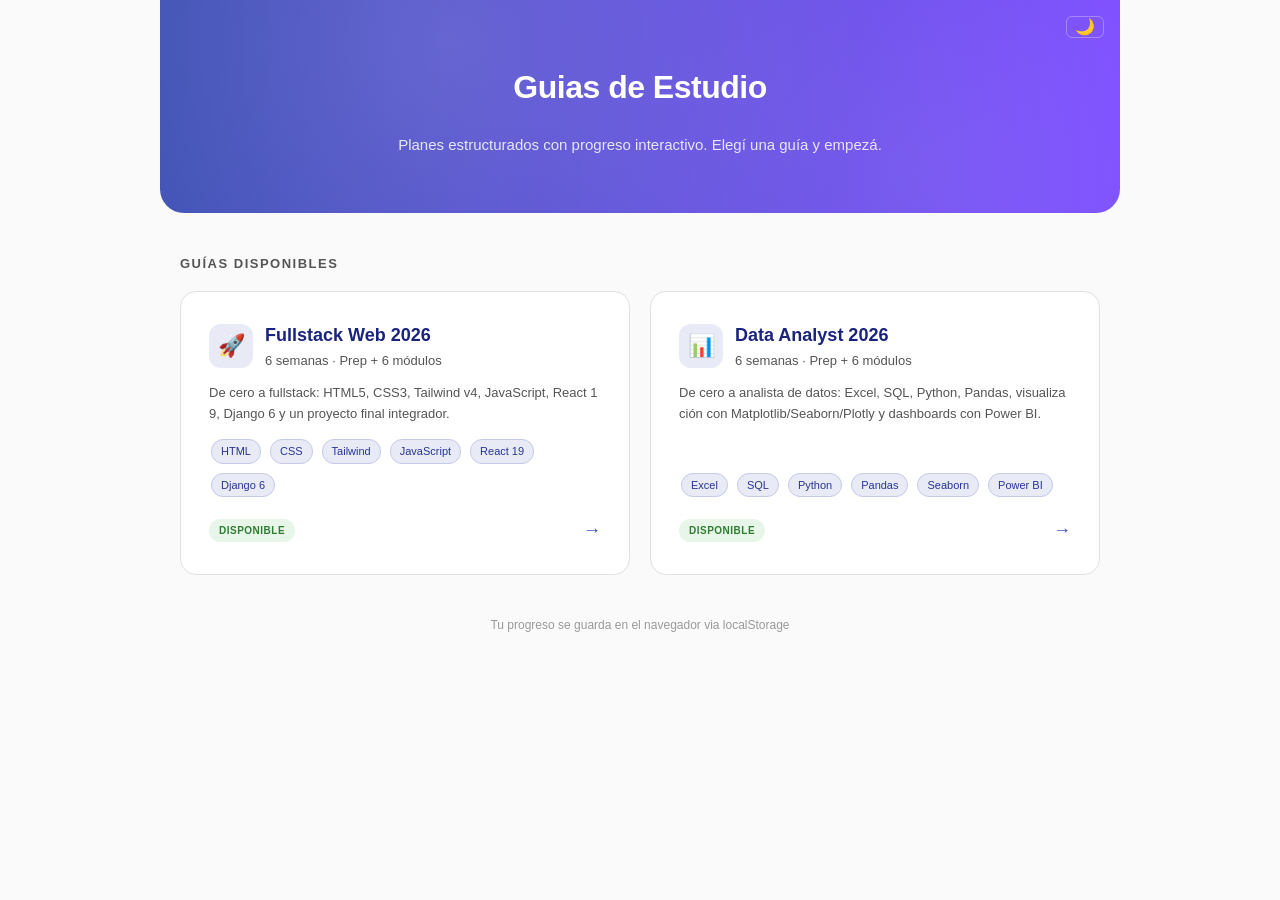
<file: index.html>
<!doctype html>
<html lang="es">
  <head>
    <meta charset="UTF-8" />
    <meta name="viewport" content="width=device-width, initial-scale=1.0" />
    <title>Guias de Estudio — Dev</title>
    <link rel="stylesheet" href="shared/styles.css" />
  </head>
  <body class="landing-body">
    <div class="landing-hero">
      <button
        class="theme-toggle landing-theme"
        id="themeToggle"
        title="Cambiar tema"
      ></button>
      <h1>Guias de Estudio</h1>
      <p class="subtitle">
        Planes estructurados con progreso interactivo. Elegí una guía y empezá.
      </p>
    </div>

    <p class="landing-section-title">Guías disponibles</p>

    <div class="guides-grid">
      <a href="fullstack-2026/" class="guide-card">
        <div class="guide-card-header">
          <div class="guide-icon" style="background: var(--accent-light)">
            🚀
          </div>
          <div>
            <h2>Fullstack Web 2026</h2>
            <p class="guide-card-meta">6 semanas · Prep + 6 módulos</p>
          </div>
        </div>
        <p>
          De cero a fullstack: HTML5, CSS3, Tailwind v4, JavaScript, React 19,
          Django 6 y un proyecto final integrador.
        </p>
        <div class="guide-tags">
          <span class="tg">HTML</span>
          <span class="tg">CSS</span>
          <span class="tg">Tailwind</span>
          <span class="tg">JavaScript</span>
          <span class="tg">React 19</span>
          <span class="tg">Django 6</span>
        </div>
        <div class="guide-card-footer">
          <span class="guide-status active">Disponible</span>
          <span class="guide-arrow">→</span>
        </div>
      </a>

      <a href="data-analyst-2026/" class="guide-card">
        <div class="guide-card-header">
          <div class="guide-icon" style="background: var(--accent-light)">
            📊
          </div>
          <div>
            <h2>Data Analyst 2026</h2>
            <p class="guide-card-meta">6 semanas · Prep + 6 módulos</p>
          </div>
        </div>
        <p>
          De cero a analista de datos: Excel, SQL, Python, Pandas, visualización
          con Matplotlib/Seaborn/Plotly y dashboards con Power BI.
        </p>
        <div class="guide-tags">
          <span class="tg">Excel</span>
          <span class="tg">SQL</span>
          <span class="tg">Python</span>
          <span class="tg">Pandas</span>
          <span class="tg">Seaborn</span>
          <span class="tg">Power BI</span>
        </div>
        <div class="guide-card-footer">
          <span class="guide-status active">Disponible</span>
          <span class="guide-arrow">→</span>
        </div>
      </a>

      <!-- Futuras guias: copiar el bloque de arriba y cambiar datos -->
    </div>

    <div class="landing-footer">
      Tu progreso se guarda en el navegador via localStorage
    </div>

    <script src="shared/app.js"></script>
  </body>
</html>
</file>
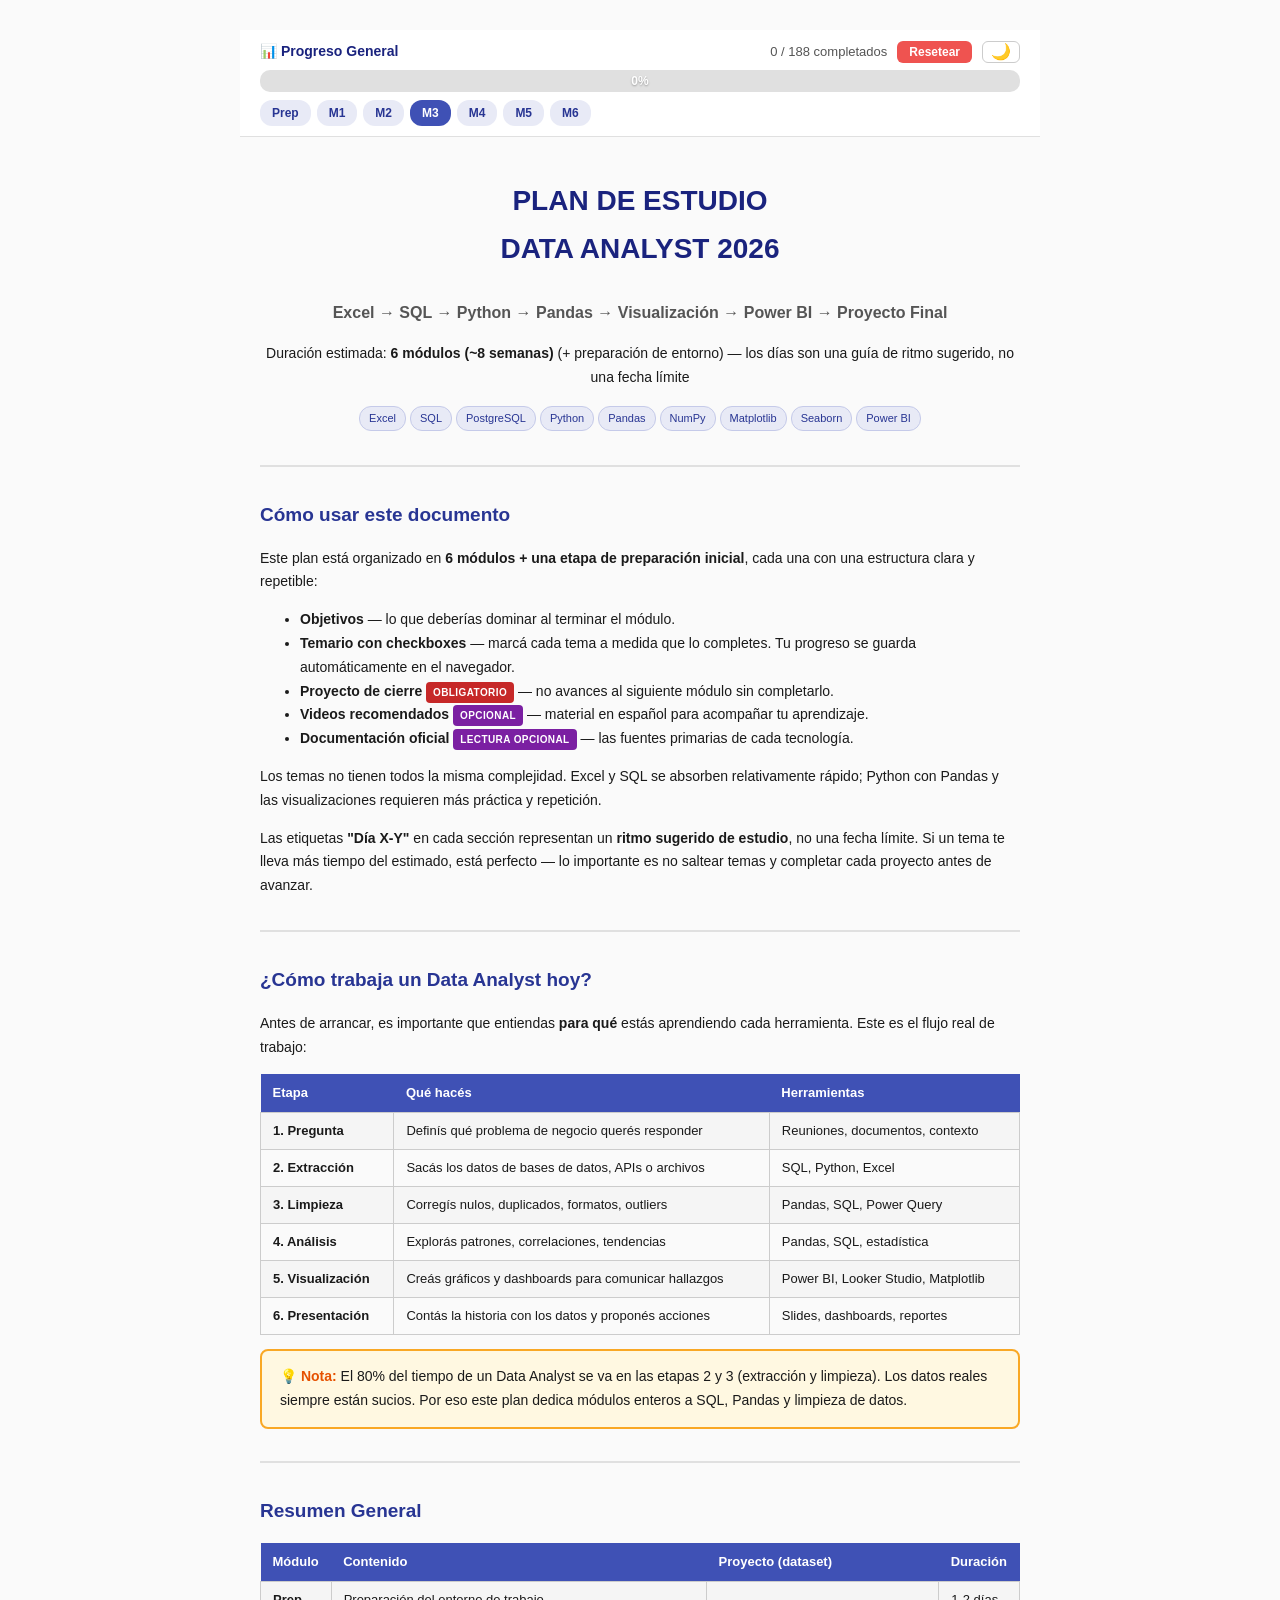
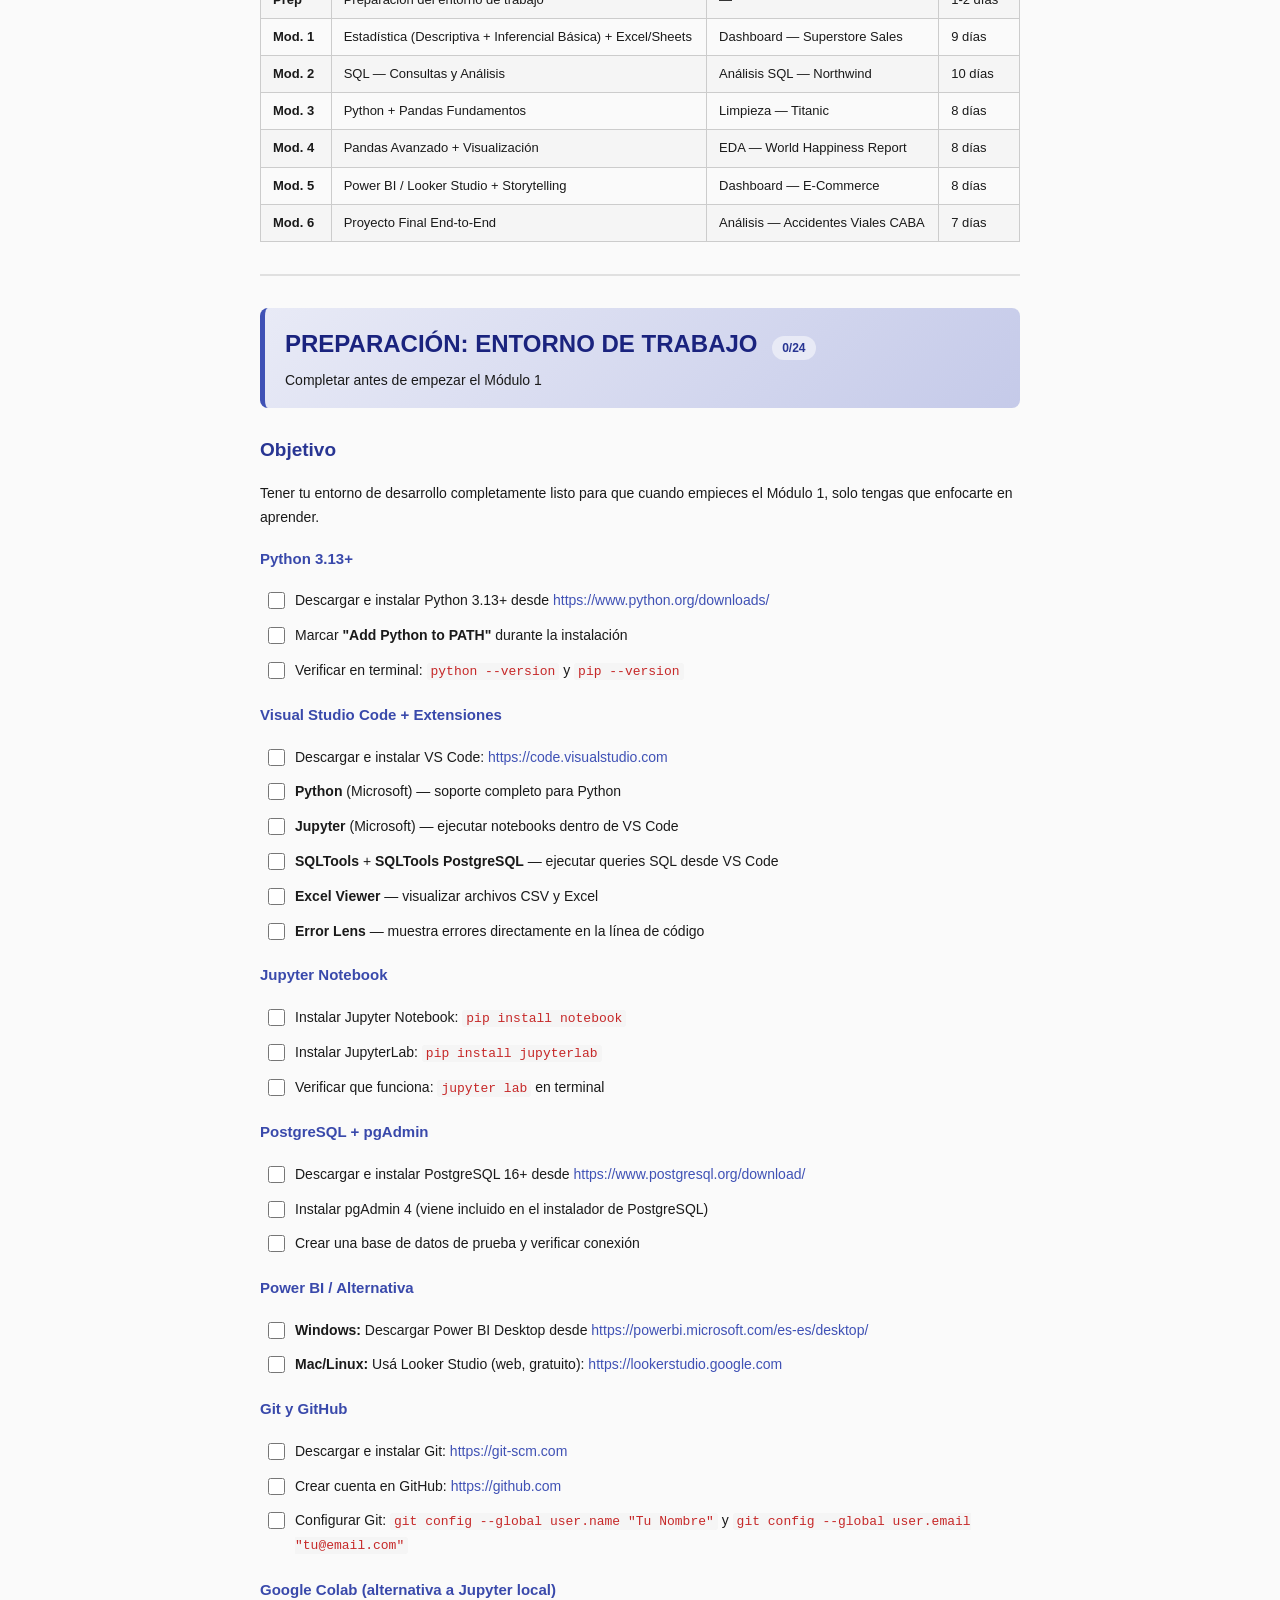
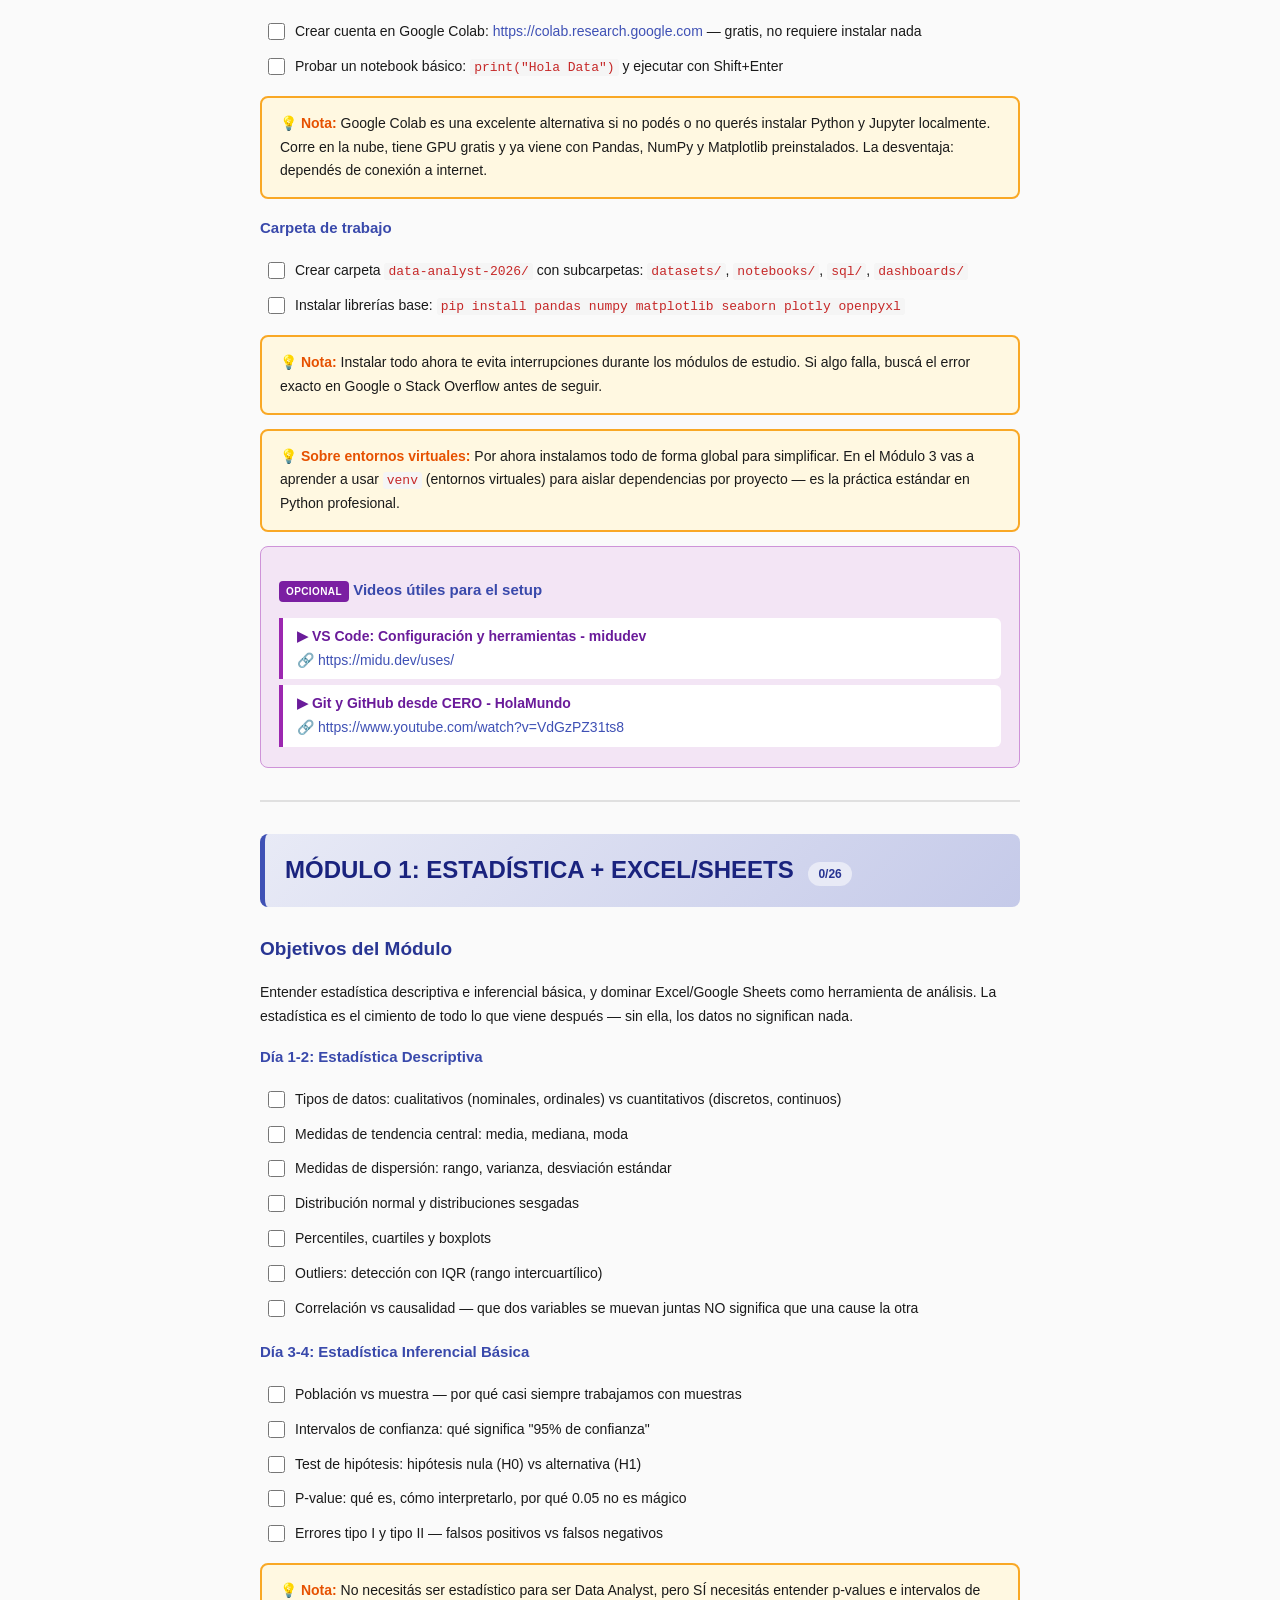
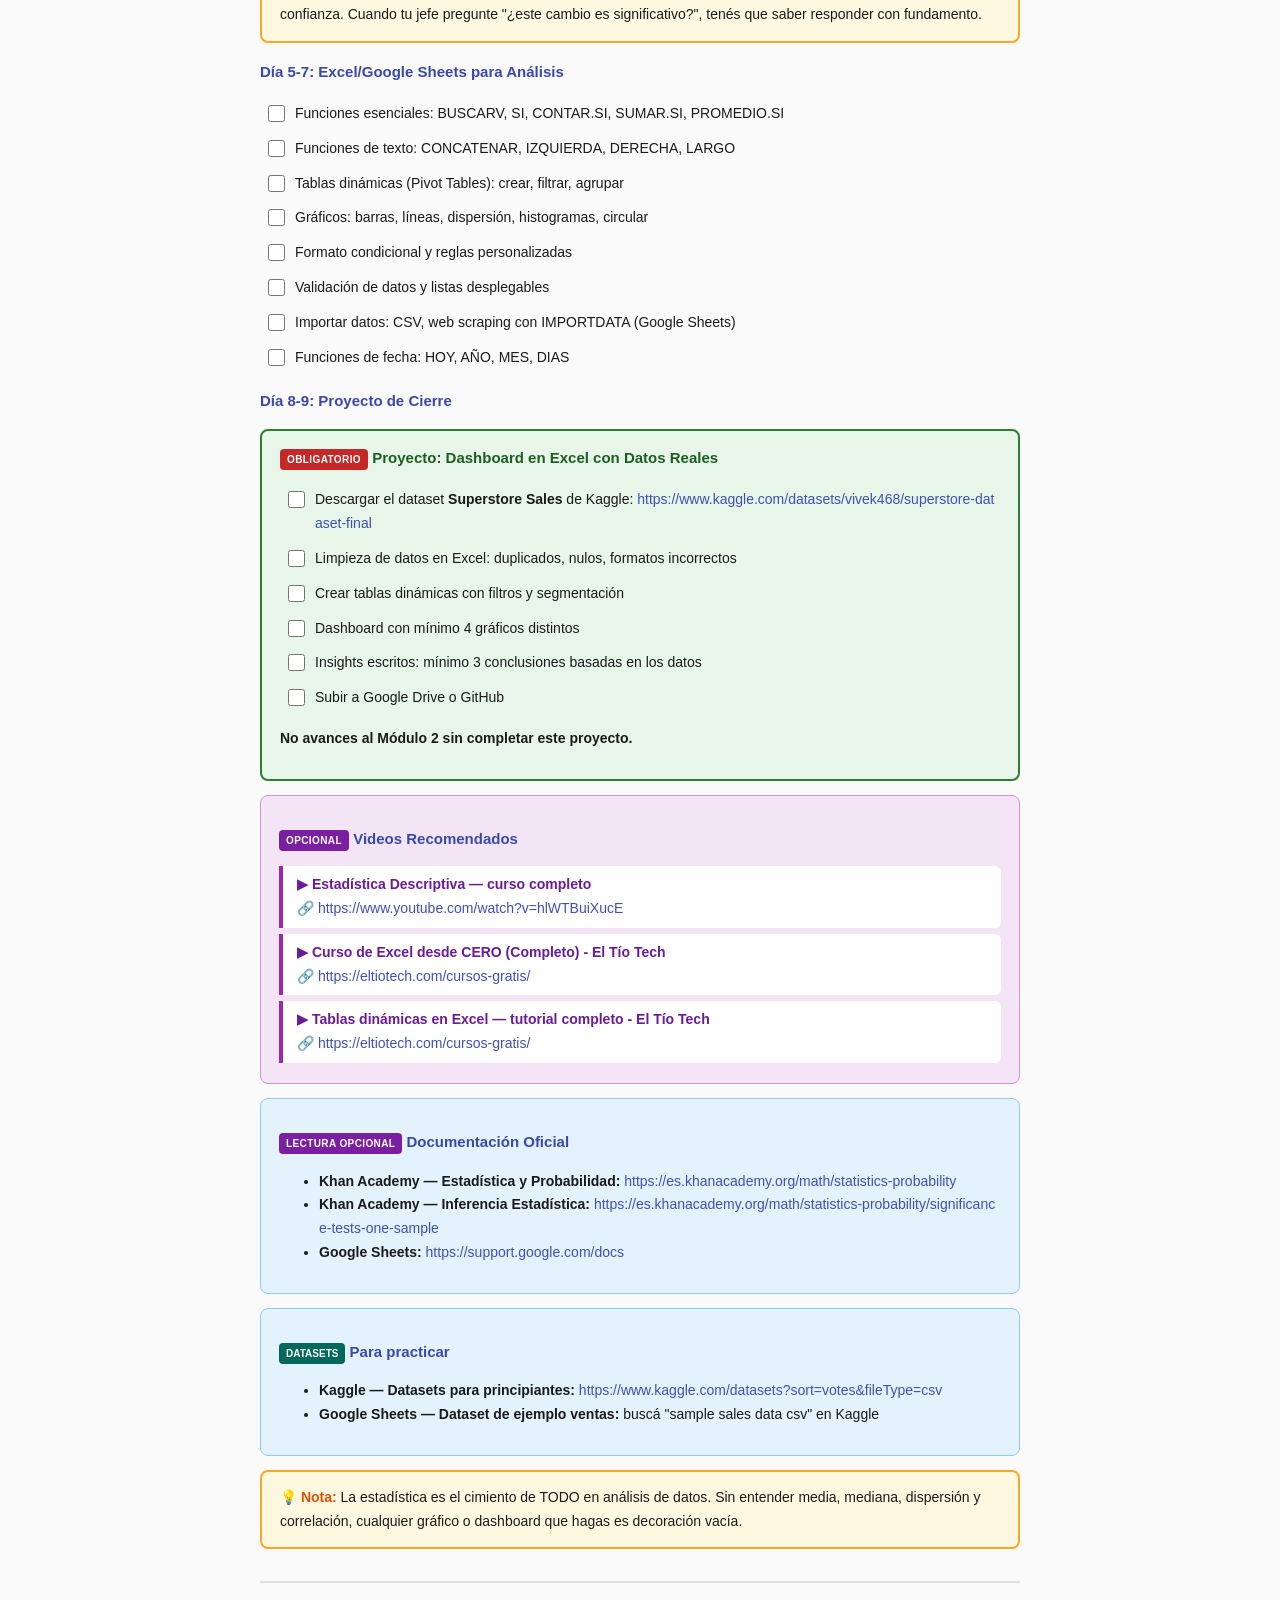
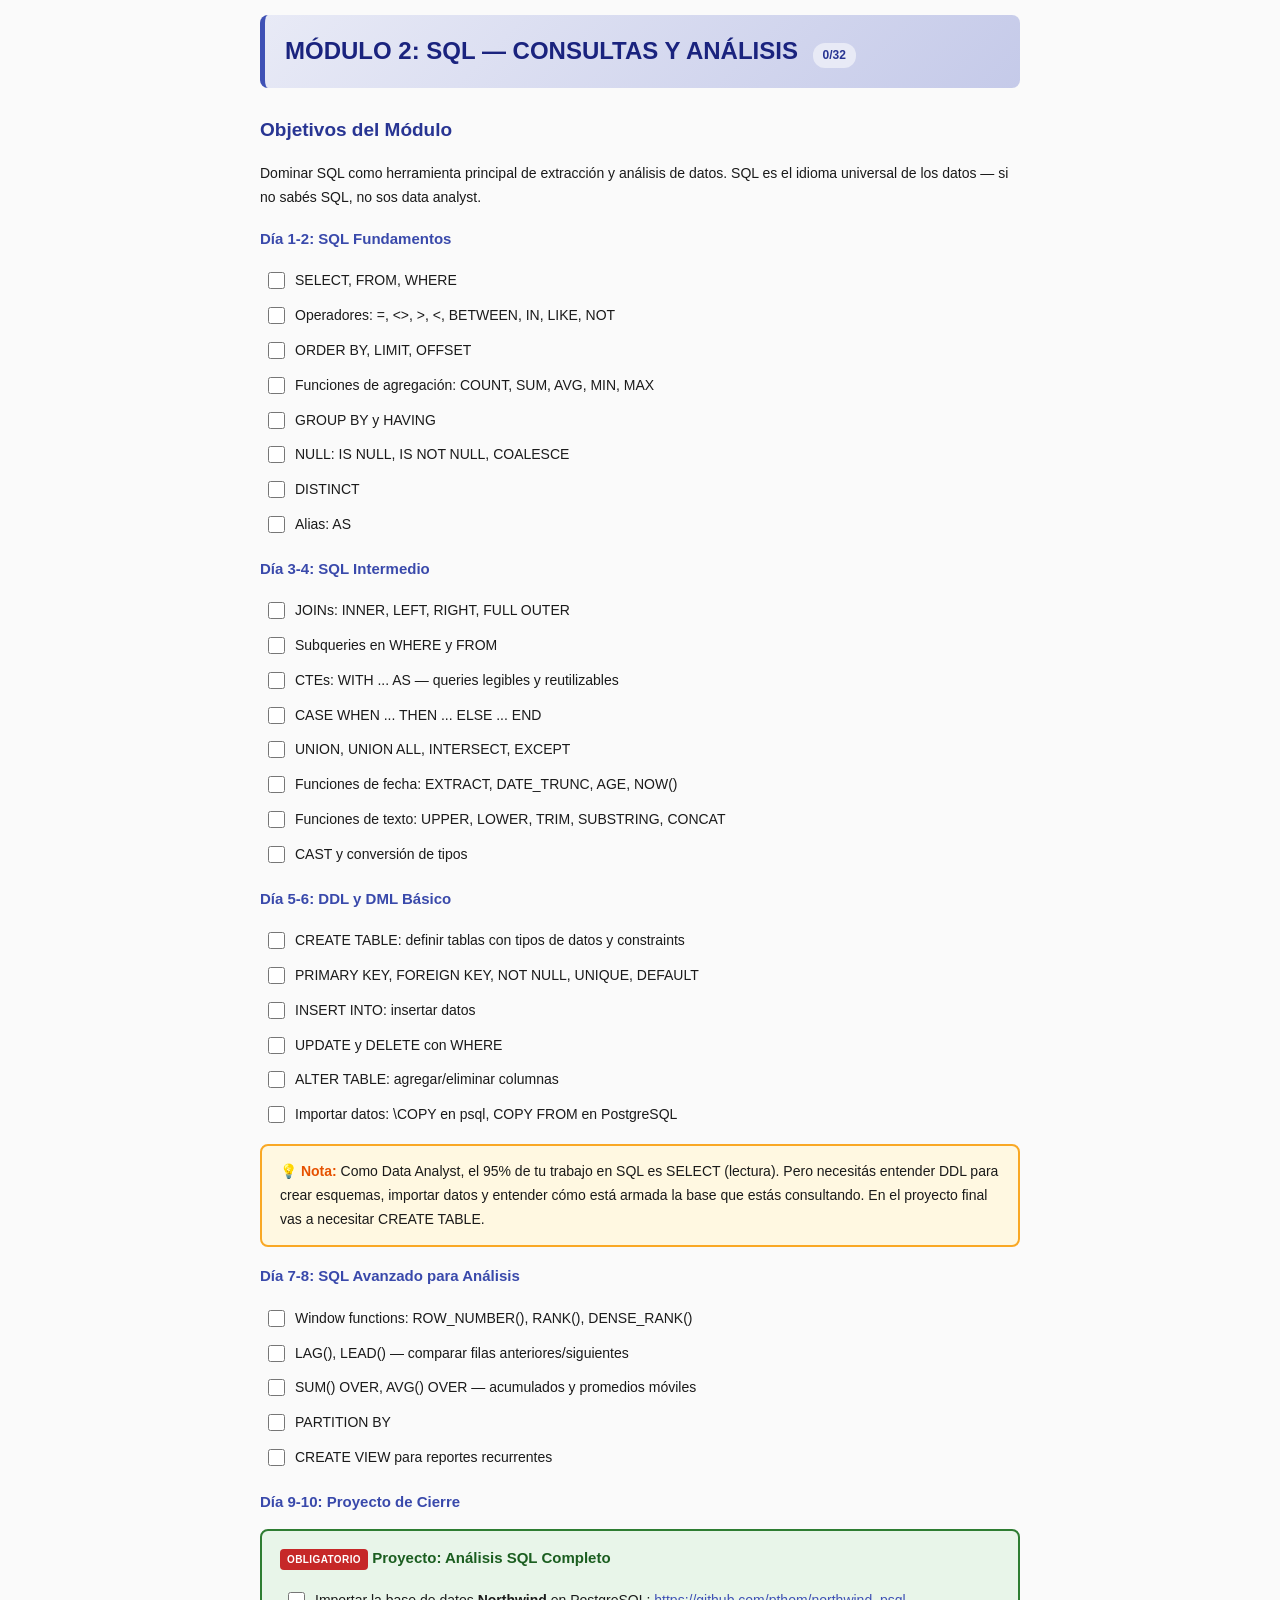
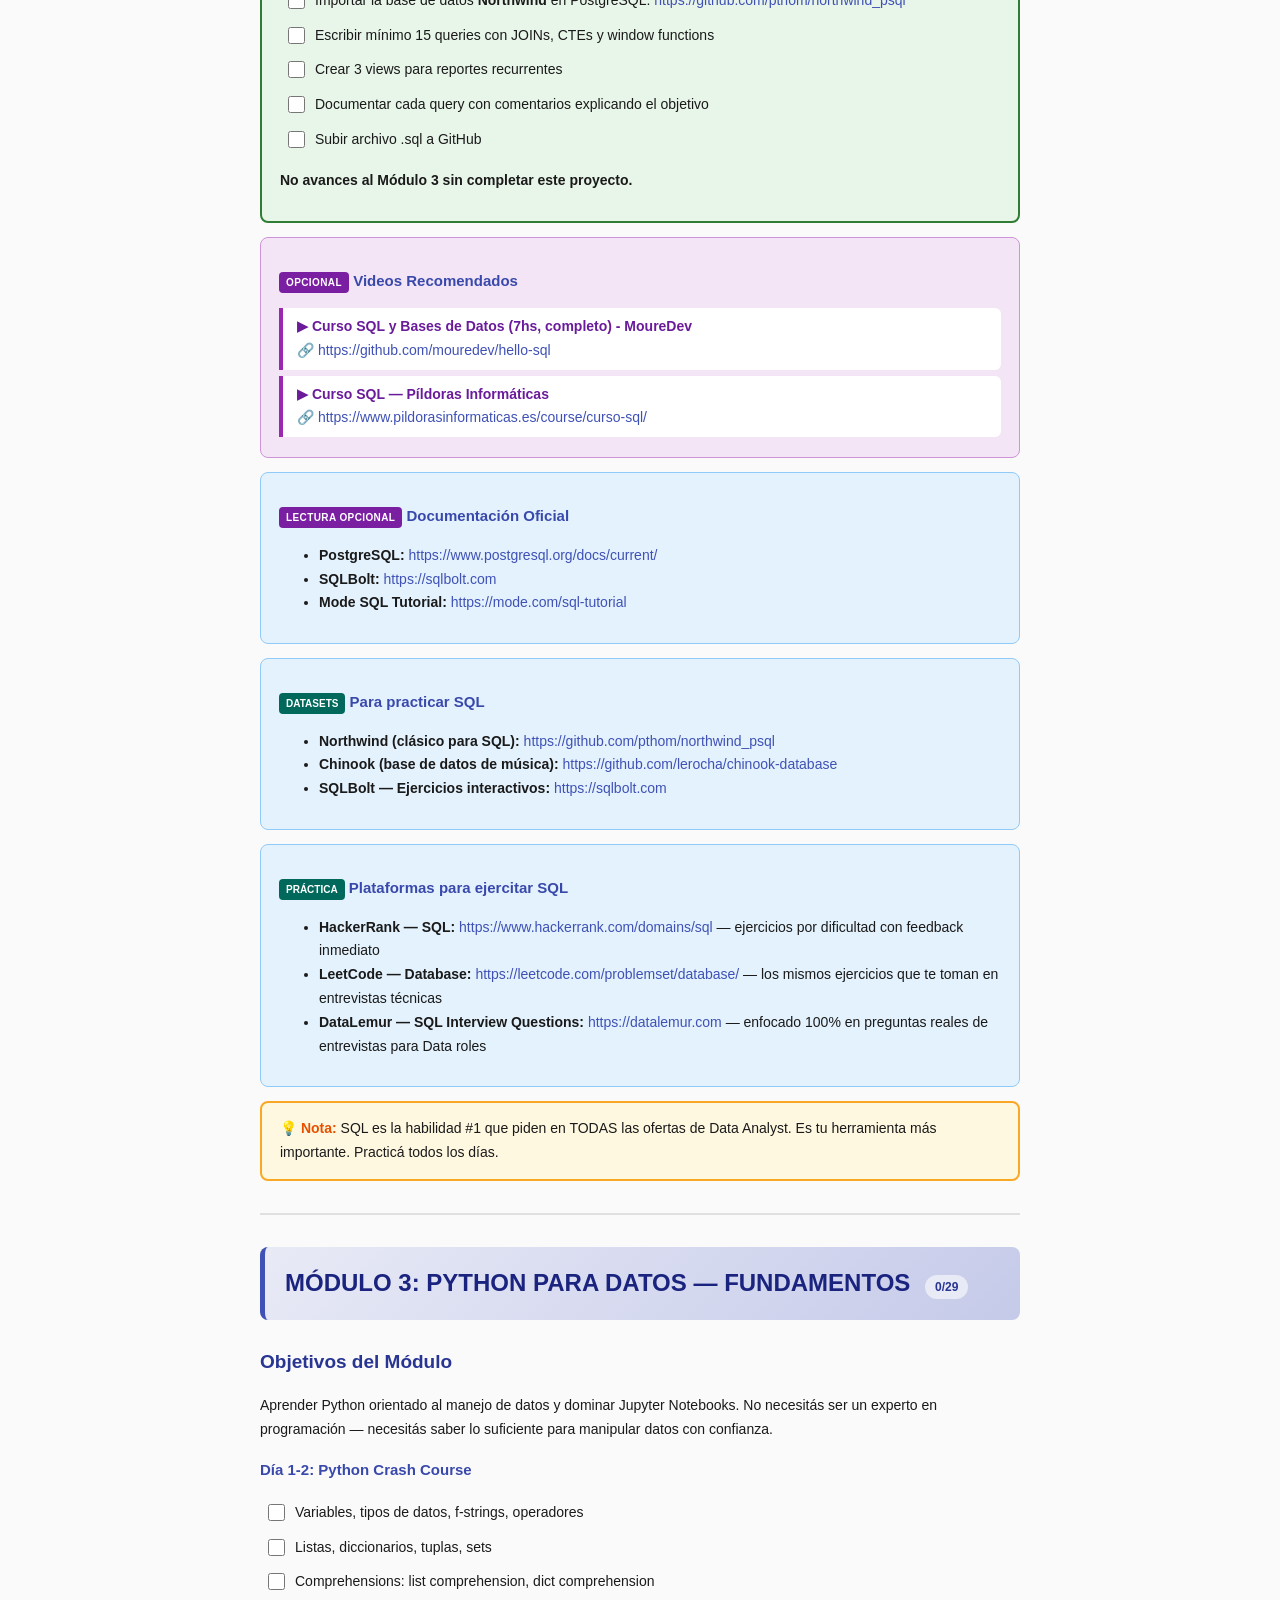
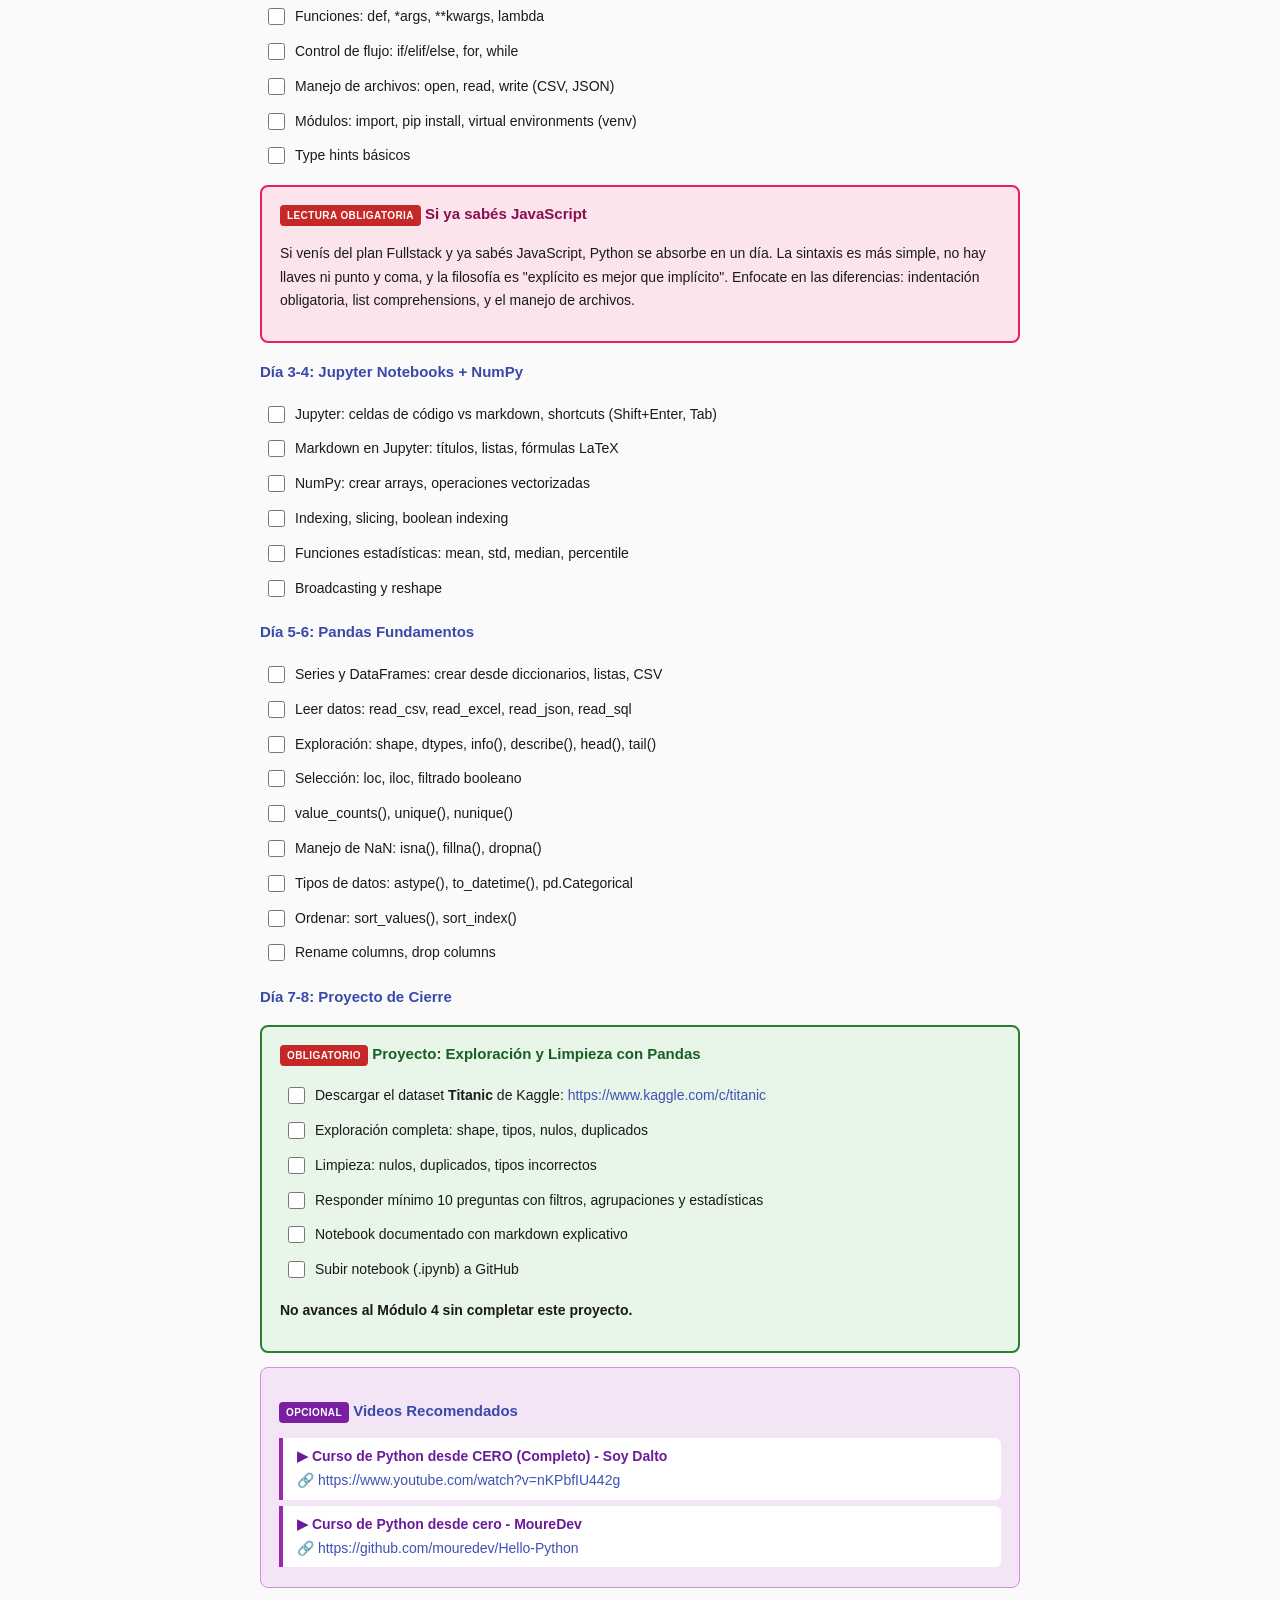
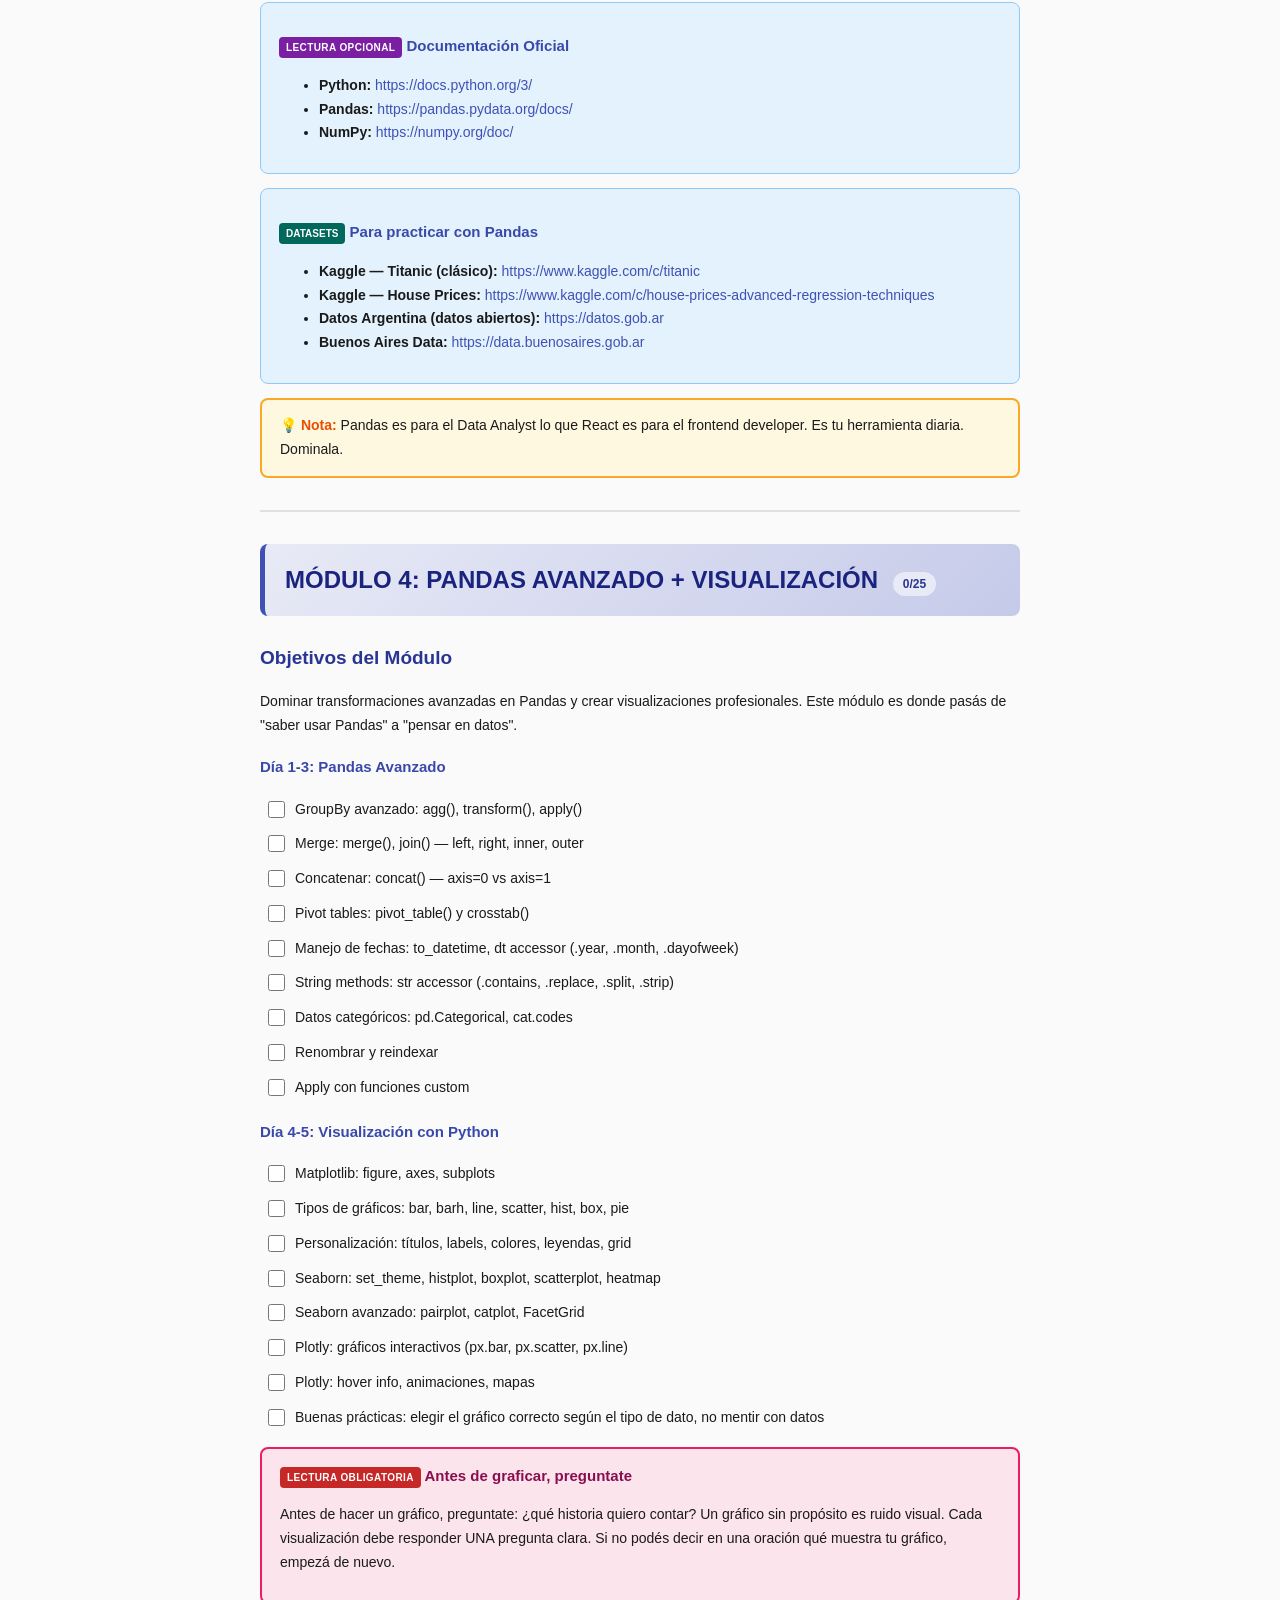
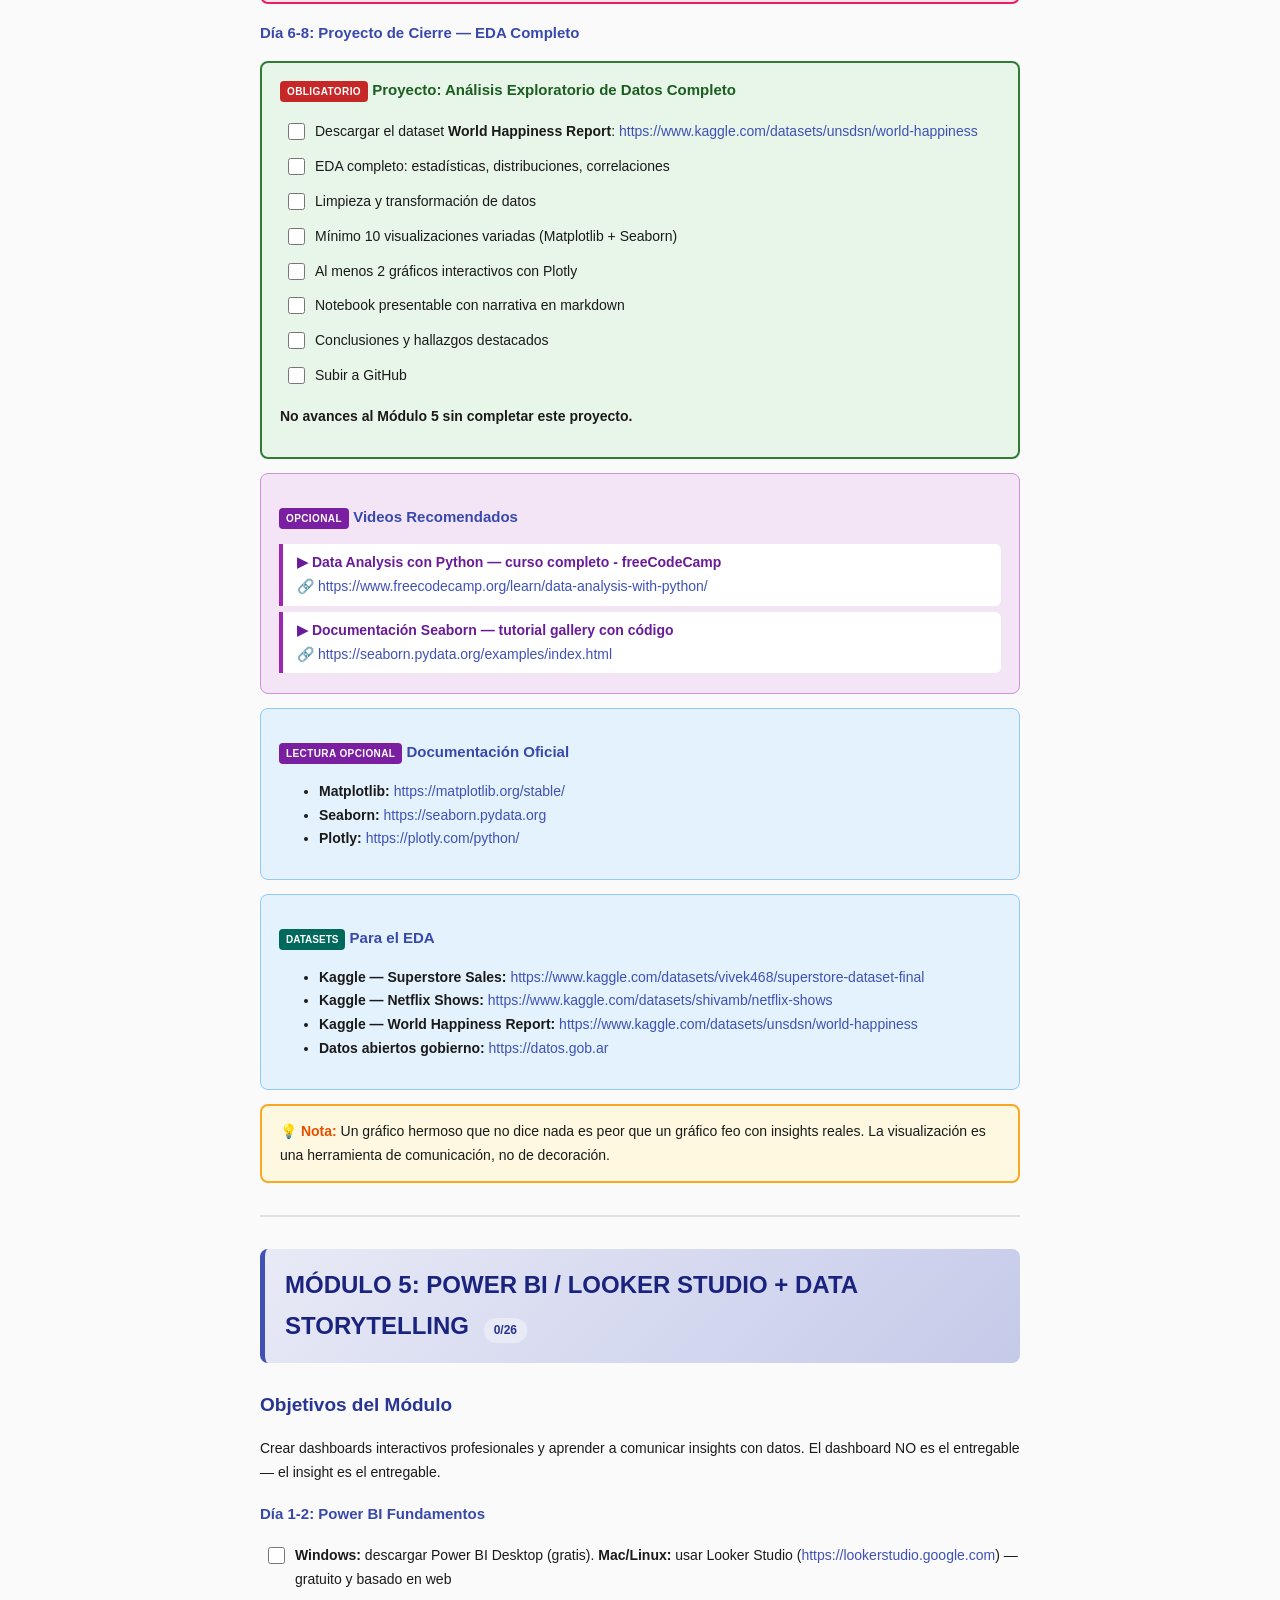
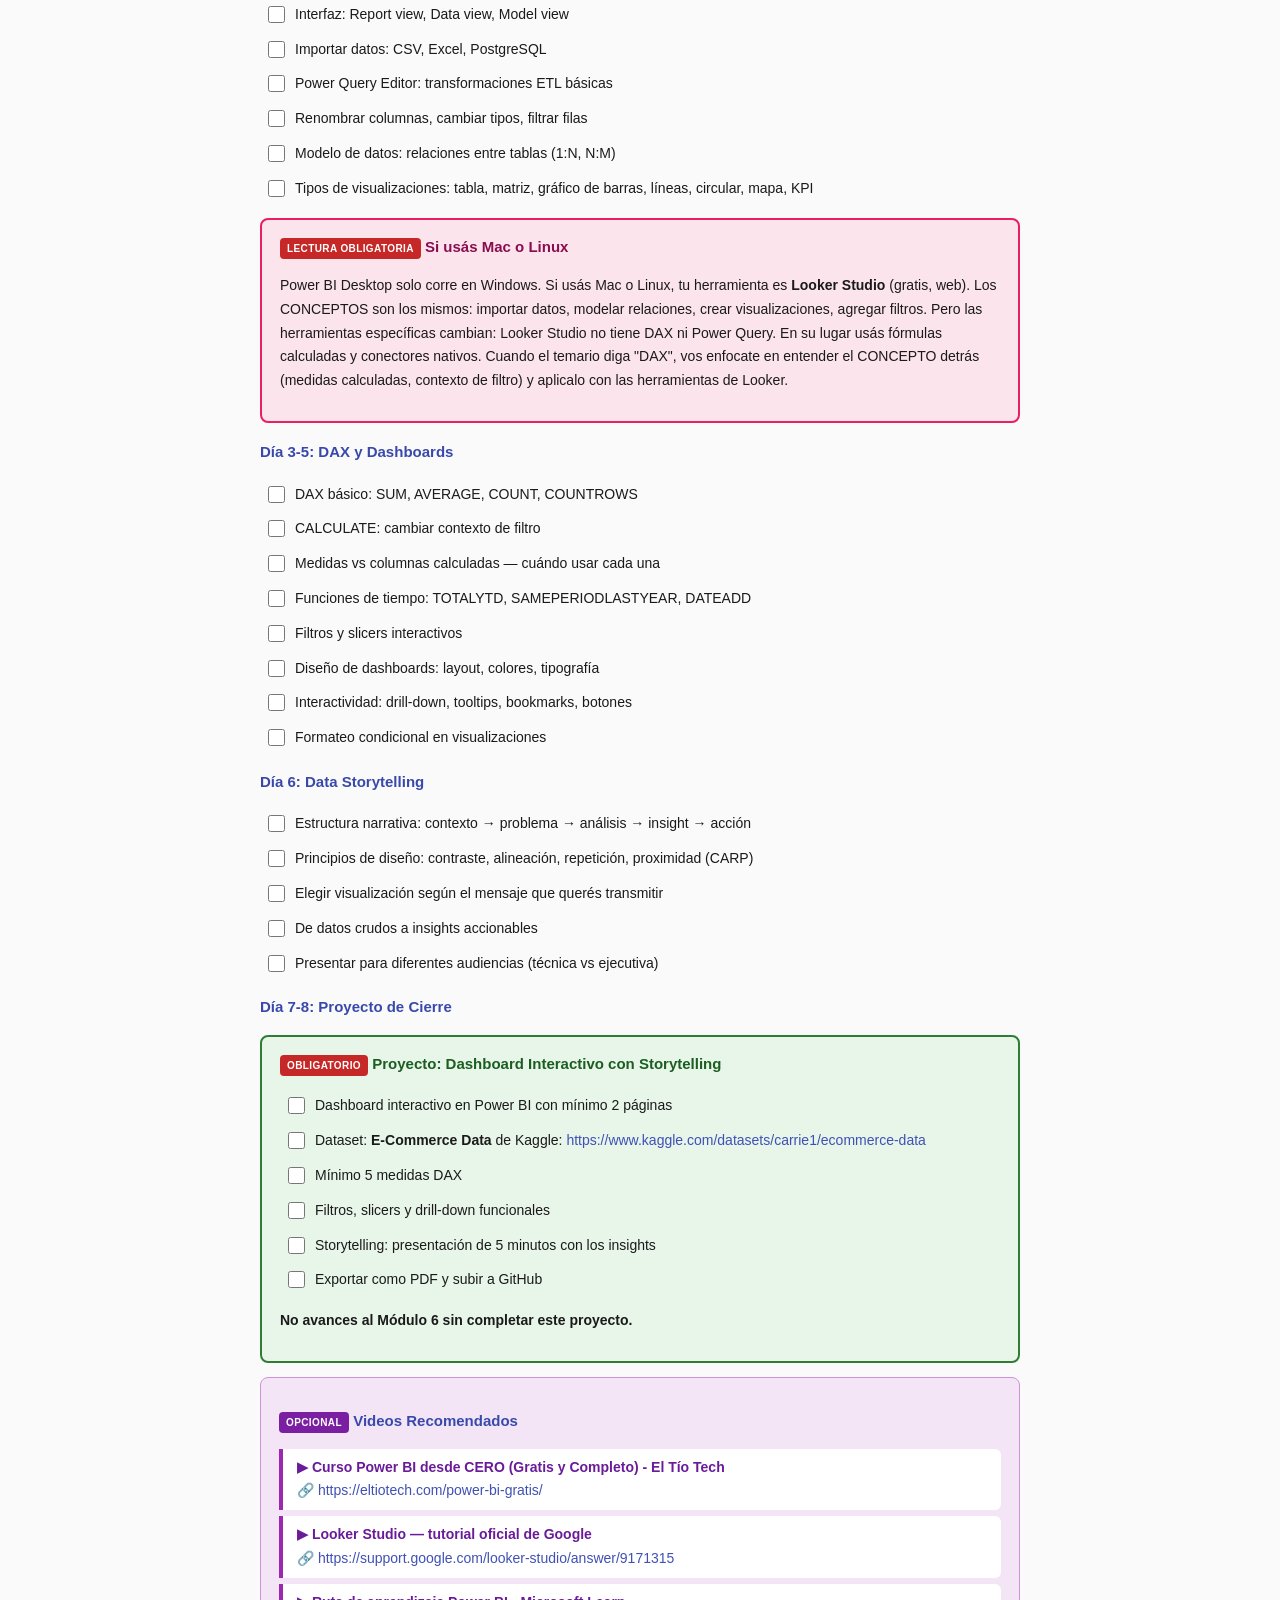
<file: data-analyst-2026/index.html>
<!doctype html>
<html lang="es">
  <head>
    <meta charset="UTF-8" />
    <meta name="viewport" content="width=device-width, initial-scale=1.0" />
    <title>Plan Data Analyst 2026</title>
    <link rel="stylesheet" href="../shared/styles.css" />
  </head>
  <body data-guide="data-analyst-2026">
    <div class="progress-global" id="globalProgress">
      <div class="progress-header">
        <b style="font-size: 14px; color: var(--h1)">📊 Progreso General</b>
        <span class="progress-meta">
          <span
            id="globalCount"
            style="font-size: 13px; color: var(--text-muted)"
          ></span>
          <button class="reset-btn" onclick="resetProgress()">Resetear</button>
          <button
            class="theme-toggle"
            id="themeToggle"
            title="Cambiar tema"
          ></button>
        </span>
      </div>
      <div class="progress-bar-wrap">
        <div class="progress-bar-fill" id="globalBar" style="width: 0%"></div>
        <div class="progress-text" id="globalPercent">0%</div>
      </div>
      <nav class="section-nav" id="sectionNav">
        <a href="#sec-prep" class="nav-chip" data-nav="sec-prep">Prep</a>
        <a href="#sec-s1" class="nav-chip" data-nav="sec-s1">M1</a>
        <a href="#sec-s2" class="nav-chip" data-nav="sec-s2">M2</a>
        <a href="#sec-s3" class="nav-chip" data-nav="sec-s3">M3</a>
        <a href="#sec-s4" class="nav-chip" data-nav="sec-s4">M4</a>
        <a href="#sec-s5" class="nav-chip" data-nav="sec-s5">M5</a>
        <a href="#sec-s6" class="nav-chip" data-nav="sec-s6">M6</a>
      </nav>
    </div>

    <div class="ctr">
      <h1 style="font-size: 28px; border: none">
        PLAN DE ESTUDIO<br />DATA ANALYST 2026
      </h1>
      <p style="font-size: 16px; color: var(--text-muted)">
        <b
          >Excel → SQL → Python → Pandas → Visualización → Power BI → Proyecto
          Final</b
        >
      </p>
      <p>
        Duración estimada: <b>6 módulos (~8 semanas)</b> (+ preparación de
        entorno) — los días son una guía de ritmo sugerido, no una fecha
        límite
      </p>
      <p>
        <span class="tg">Excel</span><span class="tg">SQL</span
        ><span class="tg">PostgreSQL</span><span class="tg">Python</span
        ><span class="tg">Pandas</span><span class="tg">NumPy</span
        ><span class="tg">Matplotlib</span><span class="tg">Seaborn</span
        ><span class="tg">Power BI</span>
      </p>
    </div>
    <hr />

    <h2>Cómo usar este documento</h2>
    <p>
      Este plan está organizado en
      <b>6 módulos + una etapa de preparación inicial</b>, cada una con una
      estructura clara y repetible:
    </p>
    <ul>
      <li><b>Objetivos</b> — lo que deberías dominar al terminar el módulo.</li>
      <li>
        <b>Temario con checkboxes</b> — marcá cada tema a medida que lo
        completes. Tu progreso se guarda automáticamente en el navegador.
      </li>
      <li>
        <b>Proyecto de cierre</b> <span class="mt">Obligatorio</span> — no
        avances al siguiente módulo sin completarlo.
      </li>
      <li>
        <b>Videos recomendados</b> <span class="ot">Opcional</span> — material
        en español para acompañar tu aprendizaje.
      </li>
      <li>
        <b>Documentación oficial</b> <span class="ot">Lectura Opcional</span> —
        las fuentes primarias de cada tecnología.
      </li>
    </ul>
    <p>
      Los temas no tienen todos la misma complejidad. Excel y SQL se absorben
      relativamente rápido; Python con Pandas y las visualizaciones requieren
      más práctica y repetición.
    </p>
    <p>
      Las etiquetas <b>"Día X-Y"</b> en cada sección representan un
      <b>ritmo sugerido de estudio</b>, no una fecha límite. Si un tema te
      lleva más tiempo del estimado, está perfecto — lo importante es no
      saltear temas y completar cada proyecto antes de avanzar.
    </p>

    <hr />

    <h2>¿Cómo trabaja un Data Analyst hoy?</h2>
    <p>
      Antes de arrancar, es importante que entiendas <b>para qué</b> estás
      aprendiendo cada herramienta. Este es el flujo real de trabajo:
    </p>
    <table>
      <tr>
        <th>Etapa</th>
        <th>Qué hacés</th>
        <th>Herramientas</th>
      </tr>
      <tr>
        <td><b>1. Pregunta</b></td>
        <td>Definís qué problema de negocio querés responder</td>
        <td>Reuniones, documentos, contexto</td>
      </tr>
      <tr>
        <td><b>2. Extracción</b></td>
        <td>Sacás los datos de bases de datos, APIs o archivos</td>
        <td>SQL, Python, Excel</td>
      </tr>
      <tr>
        <td><b>3. Limpieza</b></td>
        <td>Corregís nulos, duplicados, formatos, outliers</td>
        <td>Pandas, SQL, Power Query</td>
      </tr>
      <tr>
        <td><b>4. Análisis</b></td>
        <td>Explorás patrones, correlaciones, tendencias</td>
        <td>Pandas, SQL, estadística</td>
      </tr>
      <tr>
        <td><b>5. Visualización</b></td>
        <td>Creás gráficos y dashboards para comunicar hallazgos</td>
        <td>Power BI, Looker Studio, Matplotlib</td>
      </tr>
      <tr>
        <td><b>6. Presentación</b></td>
        <td>Contás la historia con los datos y proponés acciones</td>
        <td>Slides, dashboards, reportes</td>
      </tr>
    </table>
    <div class="tb">
      <b>💡 Nota:</b> El 80% del tiempo de un Data Analyst se va en las etapas 2
      y 3 (extracción y limpieza). Los datos reales siempre están sucios. Por
      eso este plan dedica módulos enteros a SQL, Pandas y limpieza de datos.
    </div>

    <hr />

    <h2>Resumen General</h2>
    <table>
      <tr>
        <th>Módulo</th>
        <th>Contenido</th>
        <th>Proyecto (dataset)</th>
        <th>Duración</th>
      </tr>
      <tr>
        <td><b>Prep</b></td>
        <td>Preparación del entorno de trabajo</td>
        <td>—</td>
        <td>1-2 días</td>
      </tr>
      <tr>
        <td><b>Mod. 1</b></td>
        <td>Estadística (Descriptiva + Inferencial Básica) + Excel/Sheets</td>
        <td>Dashboard — Superstore Sales</td>
        <td>9 días</td>
      </tr>
      <tr>
        <td><b>Mod. 2</b></td>
        <td>SQL — Consultas y Análisis</td>
        <td>Análisis SQL — Northwind</td>
        <td>10 días</td>
      </tr>
      <tr>
        <td><b>Mod. 3</b></td>
        <td>Python + Pandas Fundamentos</td>
        <td>Limpieza — Titanic</td>
        <td>8 días</td>
      </tr>
      <tr>
        <td><b>Mod. 4</b></td>
        <td>Pandas Avanzado + Visualización</td>
        <td>EDA — World Happiness Report</td>
        <td>8 días</td>
      </tr>
      <tr>
        <td><b>Mod. 5</b></td>
        <td>Power BI / Looker Studio + Storytelling</td>
        <td>Dashboard — E-Commerce</td>
        <td>8 días</td>
      </tr>
      <tr>
        <td><b>Mod. 6</b></td>
        <td>Proyecto Final End-to-End</td>

        <td>Análisis — Accidentes Viales CABA</td>
        <td>7 días</td>
      </tr>
    </table>

    <hr />

    <!-- ===================== PREPARACIÓN ===================== -->
    <div class="mh" id="sec-prep">
      <h1>
        PREPARACIÓN: ENTORNO DE TRABAJO
        <span class="section-progress" id="sp-prep"></span>
      </h1>
      <p>Completar antes de empezar el Módulo 1</p>
    </div>

    <h2>Objetivo</h2>
    <p>
      Tener tu entorno de desarrollo completamente listo para que cuando
      empieces el Módulo 1, solo tengas que enfocarte en aprender.
    </p>

    <h3>Python 3.13+</h3>
    <ul class="cl" data-section="prep">
      <li>
        <div class="ci">
          <input type="checkbox" id="cb-prep-0" /><label for="cb-prep-0"
            >Descargar e instalar Python 3.13+ desde
            https://www.python.org/downloads/</label
          >
        </div>
      </li>
      <li>
        <div class="ci">
          <input type="checkbox" id="cb-prep-1" /><label for="cb-prep-1"
            >Marcar <b>"Add Python to PATH"</b> durante la instalación</label
          >
        </div>
      </li>
      <li>
        <div class="ci">
          <input type="checkbox" id="cb-prep-2" /><label for="cb-prep-2"
            >Verificar en terminal: <code>python --version</code> y
            <code>pip --version</code></label
          >
        </div>
      </li>
    </ul>

    <h3>Visual Studio Code + Extensiones</h3>
    <ul class="cl" data-section="prep">
      <li>
        <div class="ci">
          <input type="checkbox" id="cb-prep-3" /><label for="cb-prep-3"
            >Descargar e instalar VS Code: https://code.visualstudio.com</label
          >
        </div>
      </li>
      <li>
        <div class="ci">
          <input type="checkbox" id="cb-prep-4" /><label for="cb-prep-4"
            ><b>Python</b> (Microsoft) — soporte completo para Python</label
          >
        </div>
      </li>
      <li>
        <div class="ci">
          <input type="checkbox" id="cb-prep-5" /><label for="cb-prep-5"
            ><b>Jupyter</b> (Microsoft) — ejecutar notebooks dentro de VS
            Code</label
          >
        </div>
      </li>
      <li>
        <div class="ci">
          <input type="checkbox" id="cb-prep-6" /><label for="cb-prep-6"
            ><b>SQLTools</b> + <b>SQLTools PostgreSQL</b> — ejecutar queries SQL
            desde VS Code</label
          >
        </div>
      </li>
      <li>
        <div class="ci">
          <input type="checkbox" id="cb-prep-7" /><label for="cb-prep-7"
            ><b>Excel Viewer</b> — visualizar archivos CSV y Excel</label
          >
        </div>
      </li>
      <li>
        <div class="ci">
          <input type="checkbox" id="cb-prep-8" /><label for="cb-prep-8"
            ><b>Error Lens</b> — muestra errores directamente en la línea de
            código</label
          >
        </div>
      </li>
    </ul>

    <h3>Jupyter Notebook</h3>
    <ul class="cl" data-section="prep">
      <li>
        <div class="ci">
          <input type="checkbox" id="cb-prep-9" /><label for="cb-prep-9"
            >Instalar Jupyter Notebook: <code>pip install notebook</code></label
          >
        </div>
      </li>
      <li>
        <div class="ci">
          <input type="checkbox" id="cb-prep-10" /><label for="cb-prep-10"
            >Instalar JupyterLab: <code>pip install jupyterlab</code></label
          >
        </div>
      </li>
      <li>
        <div class="ci">
          <input type="checkbox" id="cb-prep-11" /><label for="cb-prep-11"
            >Verificar que funciona: <code>jupyter lab</code> en terminal</label
          >
        </div>
      </li>
    </ul>

    <h3>PostgreSQL + pgAdmin</h3>
    <ul class="cl" data-section="prep">
      <li>
        <div class="ci">
          <input type="checkbox" id="cb-prep-12" /><label for="cb-prep-12"
            >Descargar e instalar PostgreSQL 16+ desde
            https://www.postgresql.org/download/</label
          >
        </div>
      </li>
      <li>
        <div class="ci">
          <input type="checkbox" id="cb-prep-13" /><label for="cb-prep-13"
            >Instalar pgAdmin 4 (viene incluido en el instalador de
            PostgreSQL)</label
          >
        </div>
      </li>
      <li>
        <div class="ci">
          <input type="checkbox" id="cb-prep-14" /><label for="cb-prep-14"
            >Crear una base de datos de prueba y verificar conexión</label
          >
        </div>
      </li>
    </ul>

    <h3>Power BI / Alternativa</h3>
    <ul class="cl" data-section="prep">
      <li>
        <div class="ci">
          <input type="checkbox" id="cb-prep-15" /><label for="cb-prep-15"
            ><b>Windows:</b> Descargar Power BI Desktop desde
            https://powerbi.microsoft.com/es-es/desktop/</label
          >
        </div>
      </li>
      <li>
        <div class="ci">
          <input type="checkbox" id="cb-prep-16" /><label for="cb-prep-16"
            ><b>Mac/Linux:</b> Usá Looker Studio (web, gratuito):
            https://lookerstudio.google.com</label
          >
        </div>
      </li>
    </ul>

    <h3>Git y GitHub</h3>
    <ul class="cl" data-section="prep">
      <li>
        <div class="ci">
          <input type="checkbox" id="cb-prep-17" /><label for="cb-prep-17"
            >Descargar e instalar Git: https://git-scm.com</label
          >
        </div>
      </li>
      <li>
        <div class="ci">
          <input type="checkbox" id="cb-prep-18" /><label for="cb-prep-18"
            >Crear cuenta en GitHub: https://github.com</label
          >
        </div>
      </li>
      <li>
        <div class="ci">
          <input type="checkbox" id="cb-prep-19" /><label for="cb-prep-19"
            >Configurar Git:
            <code>git config --global user.name "Tu Nombre"</code> y
            <code>git config --global user.email "tu@email.com"</code></label
          >
        </div>
      </li>
    </ul>

    <h3>Google Colab (alternativa a Jupyter local)</h3>
    <ul class="cl" data-section="prep">
      <li>
        <div class="ci">
          <input type="checkbox" id="cb-prep-gc0" /><label for="cb-prep-gc0"
            >Crear cuenta en Google Colab:
            https://colab.research.google.com — gratis, no requiere instalar
            nada</label
          >
        </div>
      </li>
      <li>
        <div class="ci">
          <input type="checkbox" id="cb-prep-gc1" /><label for="cb-prep-gc1"
            >Probar un notebook básico: <code>print("Hola Data")</code> y
            ejecutar con Shift+Enter</label
          >
        </div>
      </li>
    </ul>
    <div class="tb">
      <b>💡 Nota:</b> Google Colab es una excelente alternativa si no podés o
      no querés instalar Python y Jupyter localmente. Corre en la nube, tiene
      GPU gratis y ya viene con Pandas, NumPy y Matplotlib preinstalados. La
      desventaja: dependés de conexión a internet.
    </div>

    <h3>Carpeta de trabajo</h3>
    <ul class="cl" data-section="prep">
      <li>
        <div class="ci">
          <input type="checkbox" id="cb-prep-20" /><label for="cb-prep-20"
            >Crear carpeta <code>data-analyst-2026/</code> con subcarpetas:
            <code>datasets/</code>, <code>notebooks/</code>, <code>sql/</code>,
            <code>dashboards/</code></label
          >
        </div>
      </li>
      <li>
        <div class="ci">
          <input type="checkbox" id="cb-prep-21" /><label for="cb-prep-21"
            >Instalar librerías base:
            <code
              >pip install pandas numpy matplotlib seaborn plotly openpyxl</code
            ></label
          >
        </div>
      </li>
    </ul>

    <div class="tb">
      <b>💡 Nota:</b> Instalar todo ahora te evita interrupciones durante los
      módulos de estudio. Si algo falla, buscá el error exacto en Google o Stack
      Overflow antes de seguir.
    </div>

    <div class="tb">
      <b>💡 Sobre entornos virtuales:</b> Por ahora instalamos todo de forma
      global para simplificar. En el Módulo 3 vas a aprender a usar
      <code>venv</code> (entornos virtuales) para aislar dependencias por
      proyecto — es la práctica estándar en Python profesional.
    </div>

    <div class="vs">
      <h3><span class="ot">Opcional</span> Videos útiles para el setup</h3>
      <div class="vi">
        <b>▶ VS Code: Configuración y herramientas - midudev</b><br />🔗
        https://midu.dev/uses/
      </div>
      <div class="vi">
        <b>▶ Git y GitHub desde CERO - HolaMundo</b><br />🔗
        https://www.youtube.com/watch?v=VdGzPZ31ts8
      </div>
    </div>

    <hr />

    <!-- ===================== MÓDULO 1 ===================== -->
    <div class="mh" id="sec-s1">
      <h1>
        MÓDULO 1: ESTADÍSTICA + EXCEL/SHEETS
        <span class="section-progress" id="sp-s1"></span>
      </h1>
    </div>

    <h2>Objetivos del Módulo</h2>
    <p>
      Entender estadística descriptiva e inferencial básica, y dominar
      Excel/Google Sheets como herramienta de análisis. La estadística es el
      cimiento de todo lo que viene después — sin ella, los datos no significan
      nada.
    </p>

    <h3>Día 1-2: Estadística Descriptiva</h3>
    <ul class="cl" data-section="s1">
      <li>
        <div class="ci">
          <input type="checkbox" id="cb-s1-0" /><label for="cb-s1-0"
            >Tipos de datos: cualitativos (nominales, ordinales) vs
            cuantitativos (discretos, continuos)</label
          >
        </div>
      </li>
      <li>
        <div class="ci">
          <input type="checkbox" id="cb-s1-1" /><label for="cb-s1-1"
            >Medidas de tendencia central: media, mediana, moda</label
          >
        </div>
      </li>
      <li>
        <div class="ci">
          <input type="checkbox" id="cb-s1-2" /><label for="cb-s1-2"
            >Medidas de dispersión: rango, varianza, desviación estándar</label
          >
        </div>
      </li>
      <li>
        <div class="ci">
          <input type="checkbox" id="cb-s1-3" /><label for="cb-s1-3"
            >Distribución normal y distribuciones sesgadas</label
          >
        </div>
      </li>
      <li>
        <div class="ci">
          <input type="checkbox" id="cb-s1-4" /><label for="cb-s1-4"
            >Percentiles, cuartiles y boxplots</label
          >
        </div>
      </li>
      <li>
        <div class="ci">
          <input type="checkbox" id="cb-s1-5" /><label for="cb-s1-5"
            >Outliers: detección con IQR (rango intercuartílico)</label
          >
        </div>
      </li>
      <li>
        <div class="ci">
          <input type="checkbox" id="cb-s1-6" /><label for="cb-s1-6"
            >Correlación vs causalidad — que dos variables se muevan juntas NO
            significa que una cause la otra</label
          >
        </div>
      </li>
    </ul>

    <h3>Día 3-4: Estadística Inferencial Básica</h3>
    <ul class="cl" data-section="s1">
      <li>
        <div class="ci">
          <input type="checkbox" id="cb-s1-inf0" /><label for="cb-s1-inf0"
            >Población vs muestra — por qué casi siempre trabajamos con
            muestras</label
          >
        </div>
      </li>
      <li>
        <div class="ci">
          <input type="checkbox" id="cb-s1-inf1" /><label for="cb-s1-inf1"
            >Intervalos de confianza: qué significa "95% de confianza"</label
          >
        </div>
      </li>
      <li>
        <div class="ci">
          <input type="checkbox" id="cb-s1-inf2" /><label for="cb-s1-inf2"
            >Test de hipótesis: hipótesis nula (H0) vs alternativa (H1)</label
          >
        </div>
      </li>
      <li>
        <div class="ci">
          <input type="checkbox" id="cb-s1-inf3" /><label for="cb-s1-inf3"
            >P-value: qué es, cómo interpretarlo, por qué 0.05 no es
            mágico</label
          >
        </div>
      </li>
      <li>
        <div class="ci">
          <input type="checkbox" id="cb-s1-inf4" /><label for="cb-s1-inf4"
            >Errores tipo I y tipo II — falsos positivos vs falsos
            negativos</label
          >
        </div>
      </li>
    </ul>
    <div class="tb">
      <b>💡 Nota:</b> No necesitás ser estadístico para ser Data Analyst, pero
      SÍ necesitás entender p-values e intervalos de confianza. Cuando tu jefe
      pregunte "¿este cambio es significativo?", tenés que saber responder con
      fundamento.
    </div>

    <h3>Día 5-7: Excel/Google Sheets para Análisis</h3>
    <ul class="cl" data-section="s1">
      <li>
        <div class="ci">
          <input type="checkbox" id="cb-s1-7" /><label for="cb-s1-7"
            >Funciones esenciales: BUSCARV, SI, CONTAR.SI, SUMAR.SI,
            PROMEDIO.SI</label
          >
        </div>
      </li>
      <li>
        <div class="ci">
          <input type="checkbox" id="cb-s1-8" /><label for="cb-s1-8"
            >Funciones de texto: CONCATENAR, IZQUIERDA, DERECHA, LARGO</label
          >
        </div>
      </li>
      <li>
        <div class="ci">
          <input type="checkbox" id="cb-s1-9" /><label for="cb-s1-9"
            >Tablas dinámicas (Pivot Tables): crear, filtrar, agrupar</label
          >
        </div>
      </li>
      <li>
        <div class="ci">
          <input type="checkbox" id="cb-s1-10" /><label for="cb-s1-10"
            >Gráficos: barras, líneas, dispersión, histogramas, circular</label
          >
        </div>
      </li>
      <li>
        <div class="ci">
          <input type="checkbox" id="cb-s1-11" /><label for="cb-s1-11"
            >Formato condicional y reglas personalizadas</label
          >
        </div>
      </li>
      <li>
        <div class="ci">
          <input type="checkbox" id="cb-s1-12" /><label for="cb-s1-12"
            >Validación de datos y listas desplegables</label
          >
        </div>
      </li>
      <li>
        <div class="ci">
          <input type="checkbox" id="cb-s1-13" /><label for="cb-s1-13"
            >Importar datos: CSV, web scraping con IMPORTDATA (Google
            Sheets)</label
          >
        </div>
      </li>
      <li>
        <div class="ci">
          <input type="checkbox" id="cb-s1-14" /><label for="cb-s1-14"
            >Funciones de fecha: HOY, AÑO, MES, DIAS</label
          >
        </div>
      </li>
    </ul>

    <h3>Día 8-9: Proyecto de Cierre</h3>
    <div class="pb">
      <h3>
        <span class="mt">Obligatorio</span> Proyecto: Dashboard en Excel con
        Datos Reales
      </h3>
      <ul class="cl" data-section="s1">
        <li>
          <div class="ci">
            <input type="checkbox" id="cb-s1-15" /><label for="cb-s1-15"
              >Descargar el dataset <b>Superstore Sales</b> de Kaggle:
              https://www.kaggle.com/datasets/vivek468/superstore-dataset-final</label
            >
          </div>
        </li>
        <li>
          <div class="ci">
            <input type="checkbox" id="cb-s1-16" /><label for="cb-s1-16"
              >Limpieza de datos en Excel: duplicados, nulos, formatos
              incorrectos</label
            >
          </div>
        </li>
        <li>
          <div class="ci">
            <input type="checkbox" id="cb-s1-17" /><label for="cb-s1-17"
              >Crear tablas dinámicas con filtros y segmentación</label
            >
          </div>
        </li>
        <li>
          <div class="ci">
            <input type="checkbox" id="cb-s1-18" /><label for="cb-s1-18"
              >Dashboard con mínimo 4 gráficos distintos</label
            >
          </div>
        </li>
        <li>
          <div class="ci">
            <input type="checkbox" id="cb-s1-19" /><label for="cb-s1-19"
              >Insights escritos: mínimo 3 conclusiones basadas en los
              datos</label
            >
          </div>
        </li>
        <li>
          <div class="ci">
            <input type="checkbox" id="cb-s1-20" /><label for="cb-s1-20"
              >Subir a Google Drive o GitHub</label
            >
          </div>
        </li>
      </ul>
      <p><b>No avances al Módulo 2 sin completar este proyecto.</b></p>
    </div>

    <div class="vs">
      <h3><span class="ot">Opcional</span> Videos Recomendados</h3>
      <div class="vi">
        <b>▶ Estadística Descriptiva — curso completo</b><br />🔗
        https://www.youtube.com/watch?v=hlWTBuiXucE
      </div>
      <div class="vi">
        <b>▶ Curso de Excel desde CERO (Completo) - El Tío Tech</b><br />🔗
        https://eltiotech.com/cursos-gratis/
      </div>
      <div class="vi">
        <b>▶ Tablas dinámicas en Excel — tutorial completo - El Tío Tech</b
        ><br />🔗 https://eltiotech.com/cursos-gratis/
      </div>
    </div>

    <div class="ds">
      <h3><span class="ot">Lectura Opcional</span> Documentación Oficial</h3>
      <ul>
        <li>
          <b>Khan Academy — Estadística y Probabilidad:</b>
          https://es.khanacademy.org/math/statistics-probability
        </li>
        <li>
          <b>Khan Academy — Inferencia Estadística:</b>
          https://es.khanacademy.org/math/statistics-probability/significance-tests-one-sample
        </li>
        <li><b>Google Sheets:</b> https://support.google.com/docs</li>
      </ul>
    </div>

    <div class="ds">
      <h3><span class="st">Datasets</span> Para practicar</h3>
      <ul>
        <li>
          <b>Kaggle — Datasets para principiantes:</b>
          https://www.kaggle.com/datasets?sort=votes&fileType=csv
        </li>
        <li>
          <b>Google Sheets — Dataset de ejemplo ventas:</b> buscá "sample sales
          data csv" en Kaggle
        </li>
      </ul>
    </div>

    <div class="tb">
      <b>💡 Nota:</b> La estadística es el cimiento de TODO en análisis de
      datos. Sin entender media, mediana, dispersión y correlación, cualquier
      gráfico o dashboard que hagas es decoración vacía.
    </div>

    <hr />

    <!-- ===================== MÓDULO 2 ===================== -->
    <div class="mh" id="sec-s2">
      <h1>
        MÓDULO 2: SQL — CONSULTAS Y ANÁLISIS
        <span class="section-progress" id="sp-s2"></span>
      </h1>
    </div>

    <h2>Objetivos del Módulo</h2>
    <p>
      Dominar SQL como herramienta principal de extracción y análisis de datos.
      SQL es el idioma universal de los datos — si no sabés SQL, no sos data
      analyst.
    </p>

    <h3>Día 1-2: SQL Fundamentos</h3>
    <ul class="cl" data-section="s2">
      <li>
        <div class="ci">
          <input type="checkbox" id="cb-s2-0" /><label for="cb-s2-0"
            >SELECT, FROM, WHERE</label
          >
        </div>
      </li>
      <li>
        <div class="ci">
          <input type="checkbox" id="cb-s2-1" /><label for="cb-s2-1"
            >Operadores: =, &lt;&gt;, &gt;, &lt;, BETWEEN, IN, LIKE, NOT</label
          >
        </div>
      </li>
      <li>
        <div class="ci">
          <input type="checkbox" id="cb-s2-2" /><label for="cb-s2-2"
            >ORDER BY, LIMIT, OFFSET</label
          >
        </div>
      </li>
      <li>
        <div class="ci">
          <input type="checkbox" id="cb-s2-3" /><label for="cb-s2-3"
            >Funciones de agregación: COUNT, SUM, AVG, MIN, MAX</label
          >
        </div>
      </li>
      <li>
        <div class="ci">
          <input type="checkbox" id="cb-s2-4" /><label for="cb-s2-4"
            >GROUP BY y HAVING</label
          >
        </div>
      </li>
      <li>
        <div class="ci">
          <input type="checkbox" id="cb-s2-5" /><label for="cb-s2-5"
            >NULL: IS NULL, IS NOT NULL, COALESCE</label
          >
        </div>
      </li>
      <li>
        <div class="ci">
          <input type="checkbox" id="cb-s2-6" /><label for="cb-s2-6"
            >DISTINCT</label
          >
        </div>
      </li>
      <li>
        <div class="ci">
          <input type="checkbox" id="cb-s2-7" /><label for="cb-s2-7"
            >Alias: AS</label
          >
        </div>
      </li>
    </ul>

    <h3>Día 3-4: SQL Intermedio</h3>
    <ul class="cl" data-section="s2">
      <li>
        <div class="ci">
          <input type="checkbox" id="cb-s2-8" /><label for="cb-s2-8"
            >JOINs: INNER, LEFT, RIGHT, FULL OUTER</label
          >
        </div>
      </li>
      <li>
        <div class="ci">
          <input type="checkbox" id="cb-s2-9" /><label for="cb-s2-9"
            >Subqueries en WHERE y FROM</label
          >
        </div>
      </li>
      <li>
        <div class="ci">
          <input type="checkbox" id="cb-s2-10" /><label for="cb-s2-10"
            >CTEs: WITH ... AS — queries legibles y reutilizables</label
          >
        </div>
      </li>
      <li>
        <div class="ci">
          <input type="checkbox" id="cb-s2-11" /><label for="cb-s2-11"
            >CASE WHEN ... THEN ... ELSE ... END</label
          >
        </div>
      </li>
      <li>
        <div class="ci">
          <input type="checkbox" id="cb-s2-12" /><label for="cb-s2-12"
            >UNION, UNION ALL, INTERSECT, EXCEPT</label
          >
        </div>
      </li>
      <li>
        <div class="ci">
          <input type="checkbox" id="cb-s2-13" /><label for="cb-s2-13"
            >Funciones de fecha: EXTRACT, DATE_TRUNC, AGE, NOW()</label
          >
        </div>
      </li>
      <li>
        <div class="ci">
          <input type="checkbox" id="cb-s2-14" /><label for="cb-s2-14"
            >Funciones de texto: UPPER, LOWER, TRIM, SUBSTRING, CONCAT</label
          >
        </div>
      </li>
      <li>
        <div class="ci">
          <input type="checkbox" id="cb-s2-15" /><label for="cb-s2-15"
            >CAST y conversión de tipos</label
          >
        </div>
      </li>
    </ul>

    <h3>Día 5-6: DDL y DML Básico</h3>
    <ul class="cl" data-section="s2">
      <li>
        <div class="ci">
          <input type="checkbox" id="cb-s2-ddl0" /><label for="cb-s2-ddl0"
            >CREATE TABLE: definir tablas con tipos de datos y
            constraints</label
          >
        </div>
      </li>
      <li>
        <div class="ci">
          <input type="checkbox" id="cb-s2-ddl1" /><label for="cb-s2-ddl1"
            >PRIMARY KEY, FOREIGN KEY, NOT NULL, UNIQUE, DEFAULT</label
          >
        </div>
      </li>
      <li>
        <div class="ci">
          <input type="checkbox" id="cb-s2-ddl2" /><label for="cb-s2-ddl2"
            >INSERT INTO: insertar datos</label
          >
        </div>
      </li>
      <li>
        <div class="ci">
          <input type="checkbox" id="cb-s2-ddl3" /><label for="cb-s2-ddl3"
            >UPDATE y DELETE con WHERE</label
          >
        </div>
      </li>
      <li>
        <div class="ci">
          <input type="checkbox" id="cb-s2-ddl4" /><label for="cb-s2-ddl4"
            >ALTER TABLE: agregar/eliminar columnas</label
          >
        </div>
      </li>
      <li>
        <div class="ci">
          <input type="checkbox" id="cb-s2-ddl5" /><label for="cb-s2-ddl5"
            >Importar datos: \COPY en psql, COPY FROM en PostgreSQL</label
          >
        </div>
      </li>
    </ul>
    <div class="tb">
      <b>💡 Nota:</b> Como Data Analyst, el 95% de tu trabajo en SQL es SELECT
      (lectura). Pero necesitás entender DDL para crear esquemas, importar datos
      y entender cómo está armada la base que estás consultando. En el proyecto
      final vas a necesitar CREATE TABLE.
    </div>

    <h3>Día 7-8: SQL Avanzado para Análisis</h3>
    <ul class="cl" data-section="s2">
      <li>
        <div class="ci">
          <input type="checkbox" id="cb-s2-16" /><label for="cb-s2-16"
            >Window functions: ROW_NUMBER(), RANK(), DENSE_RANK()</label
          >
        </div>
      </li>
      <li>
        <div class="ci">
          <input type="checkbox" id="cb-s2-17" /><label for="cb-s2-17"
            >LAG(), LEAD() — comparar filas anteriores/siguientes</label
          >
        </div>
      </li>
      <li>
        <div class="ci">
          <input type="checkbox" id="cb-s2-18" /><label for="cb-s2-18"
            >SUM() OVER, AVG() OVER — acumulados y promedios móviles</label
          >
        </div>
      </li>
      <li>
        <div class="ci">
          <input type="checkbox" id="cb-s2-19" /><label for="cb-s2-19"
            >PARTITION BY</label
          >
        </div>
      </li>
      <li>
        <div class="ci">
          <input type="checkbox" id="cb-s2-20" /><label for="cb-s2-20"
            >CREATE VIEW para reportes recurrentes</label
          >
        </div>
      </li>
    </ul>

    <h3>Día 9-10: Proyecto de Cierre</h3>
    <div class="pb">
      <h3>
        <span class="mt">Obligatorio</span> Proyecto: Análisis SQL Completo
      </h3>
      <ul class="cl" data-section="s2">
        <li>
          <div class="ci">
            <input type="checkbox" id="cb-s2-21" /><label for="cb-s2-21"
              >Importar la base de datos <b>Northwind</b> en PostgreSQL:
              https://github.com/pthom/northwind_psql</label
            >
          </div>
        </li>
        <li>
          <div class="ci">
            <input type="checkbox" id="cb-s2-22" /><label for="cb-s2-22"
              >Escribir mínimo 15 queries con JOINs, CTEs y window
              functions</label
            >
          </div>
        </li>
        <li>
          <div class="ci">
            <input type="checkbox" id="cb-s2-23" /><label for="cb-s2-23"
              >Crear 3 views para reportes recurrentes</label
            >
          </div>
        </li>
        <li>
          <div class="ci">
            <input type="checkbox" id="cb-s2-24" /><label for="cb-s2-24"
              >Documentar cada query con comentarios explicando el
              objetivo</label
            >
          </div>
        </li>
        <li>
          <div class="ci">
            <input type="checkbox" id="cb-s2-25" /><label for="cb-s2-25"
              >Subir archivo .sql a GitHub</label
            >
          </div>
        </li>
      </ul>
      <p><b>No avances al Módulo 3 sin completar este proyecto.</b></p>
    </div>

    <div class="vs">
      <h3><span class="ot">Opcional</span> Videos Recomendados</h3>
      <div class="vi">
        <b>▶ Curso SQL y Bases de Datos (7hs, completo) - MoureDev</b><br />🔗
        https://github.com/mouredev/hello-sql
      </div>
      <div class="vi">
        <b>▶ Curso SQL — Píldoras Informáticas</b><br />🔗
        https://www.pildorasinformaticas.es/course/curso-sql/
      </div>
    </div>

    <div class="ds">
      <h3><span class="ot">Lectura Opcional</span> Documentación Oficial</h3>
      <ul>
        <li>
          <b>PostgreSQL:</b>
          https://www.postgresql.org/docs/current/
        </li>
        <li><b>SQLBolt:</b> https://sqlbolt.com</li>
        <li><b>Mode SQL Tutorial:</b> https://mode.com/sql-tutorial</li>
      </ul>
    </div>

    <div class="ds">
      <h3><span class="st">Datasets</span> Para practicar SQL</h3>
      <ul>
        <li>
          <b>Northwind (clásico para SQL):</b>
          https://github.com/pthom/northwind_psql
        </li>
        <li>
          <b>Chinook (base de datos de música):</b>
          https://github.com/lerocha/chinook-database
        </li>
        <li><b>SQLBolt — Ejercicios interactivos:</b> https://sqlbolt.com</li>
      </ul>
    </div>

    <div class="ds">
      <h3><span class="st">Práctica</span> Plataformas para ejercitar SQL</h3>
      <ul>
        <li>
          <b>HackerRank — SQL:</b>
          https://www.hackerrank.com/domains/sql — ejercicios por dificultad
          con feedback inmediato
        </li>
        <li>
          <b>LeetCode — Database:</b>
          https://leetcode.com/problemset/database/ — los mismos ejercicios que
          te toman en entrevistas técnicas
        </li>
        <li>
          <b>DataLemur — SQL Interview Questions:</b>
          https://datalemur.com — enfocado 100% en preguntas reales de
          entrevistas para Data roles
        </li>
      </ul>
    </div>

    <div class="tb">
      <b>💡 Nota:</b> SQL es la habilidad #1 que piden en TODAS las ofertas de
      Data Analyst. Es tu herramienta más importante. Practicá todos los días.
    </div>

    <hr />

    <!-- ===================== MÓDULO 3 ===================== -->
    <div class="mh" id="sec-s3">
      <h1>
        MÓDULO 3: PYTHON PARA DATOS — FUNDAMENTOS
        <span class="section-progress" id="sp-s3"></span>
      </h1>
    </div>

    <h2>Objetivos del Módulo</h2>
    <p>
      Aprender Python orientado al manejo de datos y dominar Jupyter Notebooks.
      No necesitás ser un experto en programación — necesitás saber lo
      suficiente para manipular datos con confianza.
    </p>

    <h3>Día 1-2: Python Crash Course</h3>
    <ul class="cl" data-section="s3">
      <li>
        <div class="ci">
          <input type="checkbox" id="cb-s3-0" /><label for="cb-s3-0"
            >Variables, tipos de datos, f-strings, operadores</label
          >
        </div>
      </li>
      <li>
        <div class="ci">
          <input type="checkbox" id="cb-s3-1" /><label for="cb-s3-1"
            >Listas, diccionarios, tuplas, sets</label
          >
        </div>
      </li>
      <li>
        <div class="ci">
          <input type="checkbox" id="cb-s3-2" /><label for="cb-s3-2"
            >Comprehensions: list comprehension, dict comprehension</label
          >
        </div>
      </li>
      <li>
        <div class="ci">
          <input type="checkbox" id="cb-s3-3" /><label for="cb-s3-3"
            >Funciones: def, *args, **kwargs, lambda</label
          >
        </div>
      </li>
      <li>
        <div class="ci">
          <input type="checkbox" id="cb-s3-4" /><label for="cb-s3-4"
            >Control de flujo: if/elif/else, for, while</label
          >
        </div>
      </li>
      <li>
        <div class="ci">
          <input type="checkbox" id="cb-s3-5" /><label for="cb-s3-5"
            >Manejo de archivos: open, read, write (CSV, JSON)</label
          >
        </div>
      </li>
      <li>
        <div class="ci">
          <input type="checkbox" id="cb-s3-6" /><label for="cb-s3-6"
            >Módulos: import, pip install, virtual environments (venv)</label
          >
        </div>
      </li>
      <li>
        <div class="ci">
          <input type="checkbox" id="cb-s3-7" /><label for="cb-s3-7"
            >Type hints básicos</label
          >
        </div>
      </li>
    </ul>

    <div class="sb">
      <h3>
        <span class="mt">Lectura Obligatoria</span> Si ya sabés JavaScript
      </h3>
      <p>
        Si venís del plan Fullstack y ya sabés JavaScript, Python se absorbe en
        un día. La sintaxis es más simple, no hay llaves ni punto y coma, y la
        filosofía es "explícito es mejor que implícito". Enfocate en las
        diferencias: indentación obligatoria, list comprehensions, y el manejo
        de archivos.
      </p>
    </div>

    <h3>Día 3-4: Jupyter Notebooks + NumPy</h3>
    <ul class="cl" data-section="s3">
      <li>
        <div class="ci">
          <input type="checkbox" id="cb-s3-8" /><label for="cb-s3-8"
            >Jupyter: celdas de código vs markdown, shortcuts (Shift+Enter,
            Tab)</label
          >
        </div>
      </li>
      <li>
        <div class="ci">
          <input type="checkbox" id="cb-s3-9" /><label for="cb-s3-9"
            >Markdown en Jupyter: títulos, listas, fórmulas LaTeX</label
          >
        </div>
      </li>
      <li>
        <div class="ci">
          <input type="checkbox" id="cb-s3-10" /><label for="cb-s3-10"
            >NumPy: crear arrays, operaciones vectorizadas</label
          >
        </div>
      </li>
      <li>
        <div class="ci">
          <input type="checkbox" id="cb-s3-11" /><label for="cb-s3-11"
            >Indexing, slicing, boolean indexing</label
          >
        </div>
      </li>
      <li>
        <div class="ci">
          <input type="checkbox" id="cb-s3-12" /><label for="cb-s3-12"
            >Funciones estadísticas: mean, std, median, percentile</label
          >
        </div>
      </li>
      <li>
        <div class="ci">
          <input type="checkbox" id="cb-s3-13" /><label for="cb-s3-13"
            >Broadcasting y reshape</label
          >
        </div>
      </li>
    </ul>

    <h3>Día 5-6: Pandas Fundamentos</h3>
    <ul class="cl" data-section="s3">
      <li>
        <div class="ci">
          <input type="checkbox" id="cb-s3-14" /><label for="cb-s3-14"
            >Series y DataFrames: crear desde diccionarios, listas, CSV</label
          >
        </div>
      </li>
      <li>
        <div class="ci">
          <input type="checkbox" id="cb-s3-15" /><label for="cb-s3-15"
            >Leer datos: read_csv, read_excel, read_json, read_sql</label
          >
        </div>
      </li>
      <li>
        <div class="ci">
          <input type="checkbox" id="cb-s3-16" /><label for="cb-s3-16"
            >Exploración: shape, dtypes, info(), describe(), head(),
            tail()</label
          >
        </div>
      </li>
      <li>
        <div class="ci">
          <input type="checkbox" id="cb-s3-17" /><label for="cb-s3-17"
            >Selección: loc, iloc, filtrado booleano</label
          >
        </div>
      </li>
      <li>
        <div class="ci">
          <input type="checkbox" id="cb-s3-18" /><label for="cb-s3-18"
            >value_counts(), unique(), nunique()</label
          >
        </div>
      </li>
      <li>
        <div class="ci">
          <input type="checkbox" id="cb-s3-19" /><label for="cb-s3-19"
            >Manejo de NaN: isna(), fillna(), dropna()</label
          >
        </div>
      </li>
      <li>
        <div class="ci">
          <input type="checkbox" id="cb-s3-20" /><label for="cb-s3-20"
            >Tipos de datos: astype(), to_datetime(), pd.Categorical</label
          >
        </div>
      </li>
      <li>
        <div class="ci">
          <input type="checkbox" id="cb-s3-21" /><label for="cb-s3-21"
            >Ordenar: sort_values(), sort_index()</label
          >
        </div>
      </li>
      <li>
        <div class="ci">
          <input type="checkbox" id="cb-s3-22" /><label for="cb-s3-22"
            >Rename columns, drop columns</label
          >
        </div>
      </li>
    </ul>

    <h3>Día 7-8: Proyecto de Cierre</h3>
    <div class="pb">
      <h3>
        <span class="mt">Obligatorio</span> Proyecto: Exploración y Limpieza con
        Pandas
      </h3>
      <ul class="cl" data-section="s3">
        <li>
          <div class="ci">
            <input type="checkbox" id="cb-s3-23" /><label for="cb-s3-23"
              >Descargar el dataset <b>Titanic</b> de Kaggle:
              https://www.kaggle.com/c/titanic</label
            >
          </div>
        </li>
        <li>
          <div class="ci">
            <input type="checkbox" id="cb-s3-24" /><label for="cb-s3-24"
              >Exploración completa: shape, tipos, nulos, duplicados</label
            >
          </div>
        </li>
        <li>
          <div class="ci">
            <input type="checkbox" id="cb-s3-25" /><label for="cb-s3-25"
              >Limpieza: nulos, duplicados, tipos incorrectos</label
            >
          </div>
        </li>
        <li>
          <div class="ci">
            <input type="checkbox" id="cb-s3-26" /><label for="cb-s3-26"
              >Responder mínimo 10 preguntas con filtros, agrupaciones y
              estadísticas</label
            >
          </div>
        </li>
        <li>
          <div class="ci">
            <input type="checkbox" id="cb-s3-27" /><label for="cb-s3-27"
              >Notebook documentado con markdown explicativo</label
            >
          </div>
        </li>
        <li>
          <div class="ci">
            <input type="checkbox" id="cb-s3-28" /><label for="cb-s3-28"
              >Subir notebook (.ipynb) a GitHub</label
            >
          </div>
        </li>
      </ul>
      <p><b>No avances al Módulo 4 sin completar este proyecto.</b></p>
    </div>

    <div class="vs">
      <h3><span class="ot">Opcional</span> Videos Recomendados</h3>
      <div class="vi">
        <b>▶ Curso de Python desde CERO (Completo) - Soy Dalto</b><br />🔗
        https://www.youtube.com/watch?v=nKPbfIU442g
      </div>
      <div class="vi">
        <b>▶ Curso de Python desde cero - MoureDev</b><br />🔗
        https://github.com/mouredev/Hello-Python
      </div>
    </div>

    <div class="ds">
      <h3><span class="ot">Lectura Opcional</span> Documentación Oficial</h3>
      <ul>
        <li><b>Python:</b> https://docs.python.org/3/</li>
        <li><b>Pandas:</b> https://pandas.pydata.org/docs/</li>
        <li><b>NumPy:</b> https://numpy.org/doc/</li>
      </ul>
    </div>

    <div class="ds">
      <h3><span class="st">Datasets</span> Para practicar con Pandas</h3>
      <ul>
        <li>
          <b>Kaggle — Titanic (clásico):</b> https://www.kaggle.com/c/titanic
        </li>
        <li>
          <b>Kaggle — House Prices:</b>
          https://www.kaggle.com/c/house-prices-advanced-regression-techniques
        </li>
        <li><b>Datos Argentina (datos abiertos):</b> https://datos.gob.ar</li>
        <li><b>Buenos Aires Data:</b> https://data.buenosaires.gob.ar</li>
      </ul>
    </div>

    <div class="tb">
      <b>💡 Nota:</b> Pandas es para el Data Analyst lo que React es para el
      frontend developer. Es tu herramienta diaria. Dominala.
    </div>

    <hr />

    <!-- ===================== MÓDULO 4 ===================== -->
    <div class="mh" id="sec-s4">
      <h1>
        MÓDULO 4: PANDAS AVANZADO + VISUALIZACIÓN
        <span class="section-progress" id="sp-s4"></span>
      </h1>
    </div>

    <h2>Objetivos del Módulo</h2>
    <p>
      Dominar transformaciones avanzadas en Pandas y crear visualizaciones
      profesionales. Este módulo es donde pasás de "saber usar Pandas" a "pensar
      en datos".
    </p>

    <h3>Día 1-3: Pandas Avanzado</h3>
    <ul class="cl" data-section="s4">
      <li>
        <div class="ci">
          <input type="checkbox" id="cb-s4-0" /><label for="cb-s4-0"
            >GroupBy avanzado: agg(), transform(), apply()</label
          >
        </div>
      </li>
      <li>
        <div class="ci">
          <input type="checkbox" id="cb-s4-1" /><label for="cb-s4-1"
            >Merge: merge(), join() — left, right, inner, outer</label
          >
        </div>
      </li>
      <li>
        <div class="ci">
          <input type="checkbox" id="cb-s4-2" /><label for="cb-s4-2"
            >Concatenar: concat() — axis=0 vs axis=1</label
          >
        </div>
      </li>
      <li>
        <div class="ci">
          <input type="checkbox" id="cb-s4-3" /><label for="cb-s4-3"
            >Pivot tables: pivot_table() y crosstab()</label
          >
        </div>
      </li>
      <li>
        <div class="ci">
          <input type="checkbox" id="cb-s4-4" /><label for="cb-s4-4"
            >Manejo de fechas: to_datetime, dt accessor (.year, .month,
            .dayofweek)</label
          >
        </div>
      </li>
      <li>
        <div class="ci">
          <input type="checkbox" id="cb-s4-5" /><label for="cb-s4-5"
            >String methods: str accessor (.contains, .replace, .split,
            .strip)</label
          >
        </div>
      </li>
      <li>
        <div class="ci">
          <input type="checkbox" id="cb-s4-6" /><label for="cb-s4-6"
            >Datos categóricos: pd.Categorical, cat.codes</label
          >
        </div>
      </li>
      <li>
        <div class="ci">
          <input type="checkbox" id="cb-s4-7" /><label for="cb-s4-7"
            >Renombrar y reindexar</label
          >
        </div>
      </li>
      <li>
        <div class="ci">
          <input type="checkbox" id="cb-s4-8" /><label for="cb-s4-8"
            >Apply con funciones custom</label
          >
        </div>
      </li>
    </ul>

    <h3>Día 4-5: Visualización con Python</h3>
    <ul class="cl" data-section="s4">
      <li>
        <div class="ci">
          <input type="checkbox" id="cb-s4-9" /><label for="cb-s4-9"
            >Matplotlib: figure, axes, subplots</label
          >
        </div>
      </li>
      <li>
        <div class="ci">
          <input type="checkbox" id="cb-s4-10" /><label for="cb-s4-10"
            >Tipos de gráficos: bar, barh, line, scatter, hist, box, pie</label
          >
        </div>
      </li>
      <li>
        <div class="ci">
          <input type="checkbox" id="cb-s4-11" /><label for="cb-s4-11"
            >Personalización: títulos, labels, colores, leyendas, grid</label
          >
        </div>
      </li>
      <li>
        <div class="ci">
          <input type="checkbox" id="cb-s4-12" /><label for="cb-s4-12"
            >Seaborn: set_theme, histplot, boxplot, scatterplot, heatmap</label
          >
        </div>
      </li>
      <li>
        <div class="ci">
          <input type="checkbox" id="cb-s4-13" /><label for="cb-s4-13"
            >Seaborn avanzado: pairplot, catplot, FacetGrid</label
          >
        </div>
      </li>
      <li>
        <div class="ci">
          <input type="checkbox" id="cb-s4-14" /><label for="cb-s4-14"
            >Plotly: gráficos interactivos (px.bar, px.scatter, px.line)</label
          >
        </div>
      </li>
      <li>
        <div class="ci">
          <input type="checkbox" id="cb-s4-15" /><label for="cb-s4-15"
            >Plotly: hover info, animaciones, mapas</label
          >
        </div>
      </li>
      <li>
        <div class="ci">
          <input type="checkbox" id="cb-s4-16" /><label for="cb-s4-16"
            >Buenas prácticas: elegir el gráfico correcto según el tipo de dato,
            no mentir con datos</label
          >
        </div>
      </li>
    </ul>

    <div class="sb">
      <h3>
        <span class="mt">Lectura Obligatoria</span> Antes de graficar,
        preguntate
      </h3>
      <p>
        Antes de hacer un gráfico, preguntate: ¿qué historia quiero contar? Un
        gráfico sin propósito es ruido visual. Cada visualización debe responder
        UNA pregunta clara. Si no podés decir en una oración qué muestra tu
        gráfico, empezá de nuevo.
      </p>
    </div>

    <h3>Día 6-8: Proyecto de Cierre — EDA Completo</h3>
    <div class="pb">
      <h3>
        <span class="mt">Obligatorio</span> Proyecto: Análisis Exploratorio de
        Datos Completo
      </h3>
      <ul class="cl" data-section="s4">
        <li>
          <div class="ci">
            <input type="checkbox" id="cb-s4-17" /><label for="cb-s4-17"
              >Descargar el dataset <b>World Happiness Report</b>:
              https://www.kaggle.com/datasets/unsdsn/world-happiness</label
            >
          </div>
        </li>
        <li>
          <div class="ci">
            <input type="checkbox" id="cb-s4-18" /><label for="cb-s4-18"
              >EDA completo: estadísticas, distribuciones, correlaciones</label
            >
          </div>
        </li>
        <li>
          <div class="ci">
            <input type="checkbox" id="cb-s4-19" /><label for="cb-s4-19"
              >Limpieza y transformación de datos</label
            >
          </div>
        </li>
        <li>
          <div class="ci">
            <input type="checkbox" id="cb-s4-20" /><label for="cb-s4-20"
              >Mínimo 10 visualizaciones variadas (Matplotlib + Seaborn)</label
            >
          </div>
        </li>
        <li>
          <div class="ci">
            <input type="checkbox" id="cb-s4-21" /><label for="cb-s4-21"
              >Al menos 2 gráficos interactivos con Plotly</label
            >
          </div>
        </li>
        <li>
          <div class="ci">
            <input type="checkbox" id="cb-s4-22" /><label for="cb-s4-22"
              >Notebook presentable con narrativa en markdown</label
            >
          </div>
        </li>
        <li>
          <div class="ci">
            <input type="checkbox" id="cb-s4-23" /><label for="cb-s4-23"
              >Conclusiones y hallazgos destacados</label
            >
          </div>
        </li>
        <li>
          <div class="ci">
            <input type="checkbox" id="cb-s4-24" /><label for="cb-s4-24"
              >Subir a GitHub</label
            >
          </div>
        </li>
      </ul>
      <p><b>No avances al Módulo 5 sin completar este proyecto.</b></p>
    </div>

    <div class="vs">
      <h3><span class="ot">Opcional</span> Videos Recomendados</h3>
      <div class="vi">
        <b>▶ Data Analysis con Python — curso completo - freeCodeCamp</b
        ><br />🔗 https://www.freecodecamp.org/learn/data-analysis-with-python/
      </div>
      <div class="vi">
        <b>▶ Documentación Seaborn — tutorial gallery con código</b><br />🔗
        https://seaborn.pydata.org/examples/index.html
      </div>
    </div>

    <div class="ds">
      <h3><span class="ot">Lectura Opcional</span> Documentación Oficial</h3>
      <ul>
        <li><b>Matplotlib:</b> https://matplotlib.org/stable/</li>
        <li><b>Seaborn:</b> https://seaborn.pydata.org</li>
        <li><b>Plotly:</b> https://plotly.com/python/</li>
      </ul>
    </div>

    <div class="ds">
      <h3><span class="st">Datasets</span> Para el EDA</h3>
      <ul>
        <li>
          <b>Kaggle — Superstore Sales:</b>
          https://www.kaggle.com/datasets/vivek468/superstore-dataset-final
        </li>
        <li>
          <b>Kaggle — Netflix Shows:</b>
          https://www.kaggle.com/datasets/shivamb/netflix-shows
        </li>
        <li>
          <b>Kaggle — World Happiness Report:</b>
          https://www.kaggle.com/datasets/unsdsn/world-happiness
        </li>
        <li><b>Datos abiertos gobierno:</b> https://datos.gob.ar</li>
      </ul>
    </div>

    <div class="tb">
      <b>💡 Nota:</b> Un gráfico hermoso que no dice nada es peor que un gráfico
      feo con insights reales. La visualización es una herramienta de
      comunicación, no de decoración.
    </div>

    <hr />

    <!-- ===================== MÓDULO 5 ===================== -->
    <div class="mh" id="sec-s5">
      <h1>
        MÓDULO 5: POWER BI / LOOKER STUDIO + DATA STORYTELLING
        <span class="section-progress" id="sp-s5"></span>
      </h1>
    </div>

    <h2>Objetivos del Módulo</h2>
    <p>
      Crear dashboards interactivos profesionales y aprender a comunicar
      insights con datos. El dashboard NO es el entregable — el insight es el
      entregable.
    </p>

    <h3>Día 1-2: Power BI Fundamentos</h3>
    <ul class="cl" data-section="s5">
      <li>
        <div class="ci">
          <input type="checkbox" id="cb-s5-0" /><label for="cb-s5-0"
            ><b>Windows:</b> descargar Power BI Desktop (gratis).
            <b>Mac/Linux:</b> usar Looker Studio
            (https://lookerstudio.google.com) — gratuito y basado en web</label
          >
        </div>
      </li>
      <li>
        <div class="ci">
          <input type="checkbox" id="cb-s5-1" /><label for="cb-s5-1"
            >Interfaz: Report view, Data view, Model view</label
          >
        </div>
      </li>
      <li>
        <div class="ci">
          <input type="checkbox" id="cb-s5-2" /><label for="cb-s5-2"
            >Importar datos: CSV, Excel, PostgreSQL</label
          >
        </div>
      </li>
      <li>
        <div class="ci">
          <input type="checkbox" id="cb-s5-3" /><label for="cb-s5-3"
            >Power Query Editor: transformaciones ETL básicas</label
          >
        </div>
      </li>
      <li>
        <div class="ci">
          <input type="checkbox" id="cb-s5-4" /><label for="cb-s5-4"
            >Renombrar columnas, cambiar tipos, filtrar filas</label
          >
        </div>
      </li>
      <li>
        <div class="ci">
          <input type="checkbox" id="cb-s5-5" /><label for="cb-s5-5"
            >Modelo de datos: relaciones entre tablas (1:N, N:M)</label
          >
        </div>
      </li>
      <li>
        <div class="ci">
          <input type="checkbox" id="cb-s5-6" /><label for="cb-s5-6"
            >Tipos de visualizaciones: tabla, matriz, gráfico de barras, líneas,
            circular, mapa, KPI</label
          >
        </div>
      </li>
    </ul>

    <div class="sb">
      <h3>
        <span class="mt">Lectura Obligatoria</span> Si usás Mac o Linux
      </h3>
      <p>
        Power BI Desktop solo corre en Windows. Si usás Mac o Linux, tu
        herramienta es <b>Looker Studio</b> (gratis, web). Los CONCEPTOS son
        los mismos: importar datos, modelar relaciones, crear visualizaciones,
        agregar filtros. Pero las herramientas específicas cambian: Looker
        Studio no tiene DAX ni Power Query. En su lugar usás fórmulas
        calculadas y conectores nativos. Cuando el temario diga "DAX", vos
        enfocate en entender el CONCEPTO detrás (medidas calculadas, contexto
        de filtro) y aplicalo con las herramientas de Looker.
      </p>
    </div>

    <h3>Día 3-5: DAX y Dashboards</h3>
    <ul class="cl" data-section="s5">
      <li>
        <div class="ci">
          <input type="checkbox" id="cb-s5-7" /><label for="cb-s5-7"
            >DAX básico: SUM, AVERAGE, COUNT, COUNTROWS</label
          >
        </div>
      </li>
      <li>
        <div class="ci">
          <input type="checkbox" id="cb-s5-8" /><label for="cb-s5-8"
            >CALCULATE: cambiar contexto de filtro</label
          >
        </div>
      </li>
      <li>
        <div class="ci">
          <input type="checkbox" id="cb-s5-9" /><label for="cb-s5-9"
            >Medidas vs columnas calculadas — cuándo usar cada una</label
          >
        </div>
      </li>
      <li>
        <div class="ci">
          <input type="checkbox" id="cb-s5-10" /><label for="cb-s5-10"
            >Funciones de tiempo: TOTALYTD, SAMEPERIODLASTYEAR, DATEADD</label
          >
        </div>
      </li>
      <li>
        <div class="ci">
          <input type="checkbox" id="cb-s5-11" /><label for="cb-s5-11"
            >Filtros y slicers interactivos</label
          >
        </div>
      </li>
      <li>
        <div class="ci">
          <input type="checkbox" id="cb-s5-12" /><label for="cb-s5-12"
            >Diseño de dashboards: layout, colores, tipografía</label
          >
        </div>
      </li>
      <li>
        <div class="ci">
          <input type="checkbox" id="cb-s5-13" /><label for="cb-s5-13"
            >Interactividad: drill-down, tooltips, bookmarks, botones</label
          >
        </div>
      </li>
      <li>
        <div class="ci">
          <input type="checkbox" id="cb-s5-14" /><label for="cb-s5-14"
            >Formateo condicional en visualizaciones</label
          >
        </div>
      </li>
    </ul>

    <h3>Día 6: Data Storytelling</h3>
    <ul class="cl" data-section="s5">
      <li>
        <div class="ci">
          <input type="checkbox" id="cb-s5-15" /><label for="cb-s5-15"
            >Estructura narrativa: contexto → problema → análisis → insight →
            acción</label
          >
        </div>
      </li>
      <li>
        <div class="ci">
          <input type="checkbox" id="cb-s5-16" /><label for="cb-s5-16"
            >Principios de diseño: contraste, alineación, repetición, proximidad
            (CARP)</label
          >
        </div>
      </li>
      <li>
        <div class="ci">
          <input type="checkbox" id="cb-s5-17" /><label for="cb-s5-17"
            >Elegir visualización según el mensaje que querés transmitir</label
          >
        </div>
      </li>
      <li>
        <div class="ci">
          <input type="checkbox" id="cb-s5-18" /><label for="cb-s5-18"
            >De datos crudos a insights accionables</label
          >
        </div>
      </li>
      <li>
        <div class="ci">
          <input type="checkbox" id="cb-s5-19" /><label for="cb-s5-19"
            >Presentar para diferentes audiencias (técnica vs ejecutiva)</label
          >
        </div>
      </li>
    </ul>

    <h3>Día 7-8: Proyecto de Cierre</h3>
    <div class="pb">
      <h3>
        <span class="mt">Obligatorio</span> Proyecto: Dashboard Interactivo con
        Storytelling
      </h3>
      <ul class="cl" data-section="s5">
        <li>
          <div class="ci">
            <input type="checkbox" id="cb-s5-20" /><label for="cb-s5-20"
              >Dashboard interactivo en Power BI con mínimo 2 páginas</label
            >
          </div>
        </li>
        <li>
          <div class="ci">
            <input type="checkbox" id="cb-s5-21" /><label for="cb-s5-21"
              >Dataset: <b>E-Commerce Data</b> de Kaggle:
              https://www.kaggle.com/datasets/carrie1/ecommerce-data</label
            >
          </div>
        </li>
        <li>
          <div class="ci">
            <input type="checkbox" id="cb-s5-22" /><label for="cb-s5-22"
              >Mínimo 5 medidas DAX</label
            >
          </div>
        </li>
        <li>
          <div class="ci">
            <input type="checkbox" id="cb-s5-23" /><label for="cb-s5-23"
              >Filtros, slicers y drill-down funcionales</label
            >
          </div>
        </li>
        <li>
          <div class="ci">
            <input type="checkbox" id="cb-s5-24" /><label for="cb-s5-24"
              >Storytelling: presentación de 5 minutos con los insights</label
            >
          </div>
        </li>
        <li>
          <div class="ci">
            <input type="checkbox" id="cb-s5-25" /><label for="cb-s5-25"
              >Exportar como PDF y subir a GitHub</label
            >
          </div>
        </li>
      </ul>
      <p><b>No avances al Módulo 6 sin completar este proyecto.</b></p>
    </div>

    <div class="vs">
      <h3><span class="ot">Opcional</span> Videos Recomendados</h3>
      <div class="vi">
        <b>▶ Curso Power BI desde CERO (Gratis y Completo) - El Tío Tech</b
        ><br />🔗 https://eltiotech.com/power-bi-gratis/
      </div>
      <div class="vi">
        <b>▶ Looker Studio — tutorial oficial de Google</b><br />🔗
        https://support.google.com/looker-studio/answer/9171315
      </div>
      <div class="vi">
        <b>▶ Ruta de aprendizaje Power BI - Microsoft Learn</b><br />🔗
        https://learn.microsoft.com/es-es/training/powerplatform/power-bi
      </div>
    </div>

    <div class="ds">
      <h3><span class="ot">Lectura Opcional</span> Documentación Oficial</h3>
      <ul>
        <li>
          <b>Power BI:</b>
          https://learn.microsoft.com/es-es/power-bi/
        </li>
        <li><b>DAX Guide:</b> https://dax.guide</li>
        <li><b>Looker Studio:</b> https://lookerstudio.google.com</li>
      </ul>
    </div>

    <div class="ds">
      <h3><span class="st">Datasets</span> Para Power BI</h3>
      <ul>
        <li>
          <b>Microsoft — Sample datasets:</b>
          https://learn.microsoft.com/es-es/power-bi/create-reports/sample-datasets
        </li>
        <li>
          <b>Kaggle — E-Commerce:</b>
          https://www.kaggle.com/datasets/carrie1/ecommerce-data
        </li>
      </ul>
    </div>

    <div class="tb">
      <b>💡 Nota:</b> El dashboard no es el entregable. El INSIGHT es el
      entregable. Si tu dashboard es espectacular pero no dice nada útil,
      fallaste.
    </div>

    <hr />

    <!-- ===================== MÓDULO 6 ===================== -->
    <div class="mh" id="sec-s6">
      <h1>
        MÓDULO 6: PROYECTO FINAL — ANÁLISIS END-TO-END
        <span class="section-progress" id="sp-s6"></span>
      </h1>
    </div>

    <h2>Objetivos del Módulo</h2>
    <p>
      Integrar TODAS las herramientas en un análisis end-to-end profesional.
      Este proyecto es tu carta de presentación — lo que mostrás en entrevistas
      y en tu portfolio.
    </p>

    <h3>Día 1: Planificación</h3>
    <ul class="cl" data-section="s6">
      <li>
        <div class="ci">
          <input type="checkbox" id="cb-s6-0" /><label for="cb-s6-0"
            >Dataset: <b>Siniestros Viales de Buenos Aires</b> —
            https://data.buenosaires.gob.ar/dataset/victimas-siniestros-viales</label
          >
        </div>
      </li>
      <li>
        <div class="ci">
          <input type="checkbox" id="cb-s6-1" /><label for="cb-s6-1"
            >Definir mín. 5 preguntas de análisis: tendencias temporales, zonas
            peligrosas, tipos de vehículos, víctimas por edad, horarios
            críticos</label
          >
        </div>
      </li>
      <li>
        <div class="ci">
          <input type="checkbox" id="cb-s6-2" /><label for="cb-s6-2"
            >Planificar pipeline: fuente → limpieza → análisis → visualización →
            presentación</label
          >
        </div>
      </li>
      <li>
        <div class="ci">
          <input type="checkbox" id="cb-s6-3" /><label for="cb-s6-3"
            >Documentar alcance y limitaciones del análisis</label
          >
        </div>
      </li>
      <li>
        <div class="ci">
          <input type="checkbox" id="cb-s6-4" /><label for="cb-s6-4"
            >Crear repo en GitHub con README inicial</label
          >
        </div>
      </li>
    </ul>

    <h3>Día 2-3: Extracción y Limpieza</h3>
    <ul class="cl" data-section="s6">
      <li>
        <div class="ci">
          <input type="checkbox" id="cb-s6-5" /><label for="cb-s6-5"
            >SQL: crear esquema en PostgreSQL, importar datos</label
          >
        </div>
      </li>
      <li>
        <div class="ci">
          <input type="checkbox" id="cb-s6-6" /><label for="cb-s6-6"
            >Queries de exploración inicial en SQL</label
          >
        </div>
      </li>
      <li>
        <div class="ci">
          <input type="checkbox" id="cb-s6-7" /><label for="cb-s6-7"
            >Python/Pandas: limpieza profunda en Jupyter</label
          >
        </div>
      </li>
      <li>
        <div class="ci">
          <input type="checkbox" id="cb-s6-8" /><label for="cb-s6-8"
            >Documentar cada decisión de limpieza (por qué eliminaste nulos,
            cómo trataste outliers)</label
          >
        </div>
      </li>
      <li>
        <div class="ci">
          <input type="checkbox" id="cb-s6-9" /><label for="cb-s6-9"
            >Exportar dataset limpio</label
          >
        </div>
      </li>
    </ul>

    <h3>Día 4-5: Análisis y Visualización</h3>
    <ul class="cl" data-section="s6">
      <li>
        <div class="ci">
          <input type="checkbox" id="cb-s6-10" /><label for="cb-s6-10"
            >EDA en Jupyter con estadísticas y visualizaciones</label
          >
        </div>
      </li>
      <li>
        <div class="ci">
          <input type="checkbox" id="cb-s6-11" /><label for="cb-s6-11"
            >Responder las preguntas de negocio con evidencia</label
          >
        </div>
      </li>
      <li>
        <div class="ci">
          <input type="checkbox" id="cb-s6-12" /><label for="cb-s6-12"
            >Dashboard interactivo en Power BI</label
          >
        </div>
      </li>
      <li>
        <div class="ci">
          <input type="checkbox" id="cb-s6-13" /><label for="cb-s6-13"
            >Al menos 1 insight no obvio que descubriste en el análisis</label
          >
        </div>
      </li>
    </ul>

    <h3>Día 6-7: Presentación y Portfolio</h3>
    <ul class="cl" data-section="s6">
      <li>
        <div class="ci">
          <input type="checkbox" id="cb-s6-14" /><label for="cb-s6-14"
            >Notebook final documentado con narrativa completa</label
          >
        </div>
      </li>
      <li>
        <div class="ci">
          <input type="checkbox" id="cb-s6-15" /><label for="cb-s6-15"
            >Dashboard publicado/exportado</label
          >
        </div>
      </li>
      <li>
        <div class="ci">
          <input type="checkbox" id="cb-s6-16" /><label for="cb-s6-16"
            >README profesional con screenshots y descripción del
            análisis</label
          >
        </div>
      </li>
      <li>
        <div class="ci">
          <input type="checkbox" id="cb-s6-17" /><label for="cb-s6-17"
            >Presentación de 10 minutos: contexto, metodología, hallazgos,
            recomendaciones</label
          >
        </div>
      </li>
      <li>
        <div class="ci">
          <input type="checkbox" id="cb-s6-18" /><label for="cb-s6-18"
            >Video corto recorriendo el dashboard</label
          >
        </div>
      </li>
      <li>
        <div class="ci">
          <input type="checkbox" id="cb-s6-19" /><label for="cb-s6-19"
            >Subir todo a GitHub</label
          >
        </div>
      </li>
    </ul>

    <div class="pb">
      <h3>
        <span class="mt">Obligatorio</span> Checklist de Entrega Final
      </h3>
      <p>
        Antes de dar por terminado el proyecto, verificá que tu repo cumpla con
        TODOS estos criterios de calidad:
      </p>
      <ul class="cl" data-section="s6">
        <li>
          <div class="ci">
            <input type="checkbox" id="cb-s6-20" /><label for="cb-s6-20"
              >Dataset real con mínimo 10,000 filas</label
            >
          </div>
        </li>
        <li>
          <div class="ci">
            <input type="checkbox" id="cb-s6-21" /><label for="cb-s6-21"
              >Commits descriptivos siguiendo buenas prácticas de Git</label
            >
          </div>
        </li>
        <li>
          <div class="ci">
            <input type="checkbox" id="cb-s6-22" /><label for="cb-s6-22"
              >Dashboard con mínimo 3 páginas y medidas calculadas</label
            >
          </div>
        </li>
        <li>
          <div class="ci">
            <input type="checkbox" id="cb-s6-23" /><label for="cb-s6-23"
              >Mínimo 3 insights accionables con recomendaciones
              concretas</label
            >
          </div>
        </li>
        <li>
          <div class="ci">
            <input type="checkbox" id="cb-s6-24" /><label for="cb-s6-24"
              >Código limpio: sin celdas duplicadas, sin outputs
              innecesarios</label
            >
          </div>
        </li>
        <li>
          <div class="ci">
            <input type="checkbox" id="cb-s6-25" /><label for="cb-s6-25"
              >Consideraciones éticas: privacidad de datos, sesgos,
              limitaciones</label
            >
          </div>
        </li>
      </ul>
    </div>

    <div class="vs">
      <h3><span class="ot">Opcional</span> Videos Recomendados</h3>
      <div class="vi">
        <b>▶ Data Analyst portfolio — Alex The Analyst (canal)</b><br />🔗
        https://www.youtube.com/@AlexTheAnalyst
      </div>
      <div class="vi">
        <b>▶ Buenos Aires Data — portal de datos abiertos</b><br />🔗
        https://data.buenosaires.gob.ar
      </div>
    </div>

    <div class="ds">
      <h3><span class="st">Datasets</span> Fuentes para el Proyecto Final</h3>
      <ul>
        <li><b>Kaggle Datasets:</b> https://www.kaggle.com/datasets</li>
        <li><b>Datos Argentina:</b> https://datos.gob.ar</li>
        <li><b>Buenos Aires Data:</b> https://data.buenosaires.gob.ar</li>
        <li><b>Datos abiertos Colombia:</b> https://www.datos.gov.co</li>
        <li><b>Datos abiertos México:</b> https://datos.gob.mx</li>
        <li><b>Our World in Data:</b> https://ourworldindata.org</li>
        <li>
          <b>Google Dataset Search:</b>
          https://datasetsearch.research.google.com
        </li>
      </ul>
    </div>

    <div class="tb">
      <b>💡 Nota:</b> Este proyecto es tu carta de presentación. Commits
      descriptivos, notebooks documentados, README con screenshots, dashboard
      funcional. Es lo primero que va a ver un reclutador.
    </div>

    <hr />

    <h1>REFERENCIAS Y RECOMENDACIONES FINALES</h1>

    <h2>Metodología Sugerida</h2>
    <ul>
      <li><b>Regla 80/20:</b> 20% teoría + 80% práctica.</li>
      <li>
        <b>No avances sin entender:</b> usá los checkboxes para identificar
        puntos débiles.
      </li>
      <li><b>Trabajá con datos reales desde el día 1.</b></li>
      <li><b>Git desde el día 1:</b> commiteá todo, notebooks incluidos.</li>
      <li>
        <b>La documentación oficial es tu mejor amiga</b> — los videos son
        complemento.
      </li>
      <li>
        <b>Kaggle es tu mejor aliado:</b> datasets gratuitos, notebooks de
        ejemplo, competencias para practicar.
      </li>
    </ul>

    <h2>Creadores de Contenido Recomendados</h2>
    <table>
      <tr>
        <th>Creador</th>
        <th>Plataforma</th>
        <th>Fuerte en</th>
      </tr>
      <tr>
        <td>Soy Dalto</td>
        <td>YouTube</td>
        <td>Python, SQL desde cero</td>
      </tr>
      <tr>
        <td>MoureDev</td>
        <td>YouTube / GitHub</td>
        <td>Python, SQL, Git</td>
      </tr>
      <tr>
        <td>El Tío Tech</td>
        <td>YouTube / Web</td>
        <td>Excel, Power BI</td>
      </tr>
      <tr>
        <td>Píldoras Informáticas</td>
        <td>YouTube / Web</td>
        <td>SQL, bases de datos</td>
      </tr>
      <tr>
        <td>freeCodeCamp</td>
        <td>YouTube / Web</td>
        <td>Data Analysis con Python</td>
      </tr>
    </table>

    <h2>Tech Stack Completo</h2>
    <table>
      <tr>
        <th>Categoría</th>
        <th>Tecnología</th>
        <th>Versión</th>
      </tr>
      <tr>
        <td>Hojas de cálculo</td>
        <td>Excel / Google Sheets</td>
        <td>—</td>
      </tr>
      <tr>
        <td>Base de datos</td>
        <td>PostgreSQL</td>
        <td>16+</td>
      </tr>
      <tr>
        <td>Lenguaje</td>
        <td>Python</td>
        <td>3.13+</td>
      </tr>
      <tr>
        <td>Notebooks</td>
        <td>JupyterLab</td>
        <td>4+</td>
      </tr>
      <tr>
        <td>Manipulación</td>
        <td>Pandas</td>
        <td>2.2+</td>
      </tr>
      <tr>
        <td>Numérico</td>
        <td>NumPy</td>
        <td>2.0+</td>
      </tr>
      <tr>
        <td>Visualización</td>
        <td>Matplotlib</td>
        <td>3.9+</td>
      </tr>
      <tr>
        <td>Vis. Estadística</td>
        <td>Seaborn</td>
        <td>0.13+</td>
      </tr>
      <tr>
        <td>Vis. Interactiva</td>
        <td>Plotly</td>
        <td>6+</td>
      </tr>
      <tr>
        <td>BI / Dashboards</td>
        <td>Power BI Desktop</td>
        <td>—</td>
      </tr>
      <tr>
        <td>Alternativa BI</td>
        <td>Looker Studio</td>
        <td>—</td>
      </tr>
    </table>

    <hr />

    <h2>Ética de Datos y Privacidad</h2>
    <p>
      Este tema atraviesa TODO tu trabajo como Data Analyst. No es un módulo
      aparte — es una mentalidad que tenés que llevar a cada proyecto.
    </p>
    <ul>
      <li>
        <b>Datos personales:</b> nunca publiques datasets con nombres, DNI,
        emails u otra información identificable sin anonimizar. Incluso en
        proyectos de portfolio.
      </li>
      <li>
        <b>Sesgo en los datos:</b> los datos reflejan decisiones humanas. Un
        dataset sesgado produce conclusiones sesgadas. Siempre preguntate:
        ¿quién recolectó estos datos? ¿Qué grupos están sub/sobre
        representados?
      </li>
      <li>
        <b>Correlación ≠ causalidad (de nuevo):</b> presentar una correlación
        como causalidad es deshonesto. Siempre aclaralo.
      </li>
      <li>
        <b>Manipulación visual:</b> truncar ejes, usar escalas engañosas o
        cherry-pick de datos es mentir con gráficos. No lo hagas.
      </li>
      <li>
        <b>GDPR y regulaciones:</b> si trabajás con datos de usuarios europeos,
        el GDPR aplica. En Argentina, la Ley 25.326 de Protección de Datos
        Personales. Conocé el marco legal básico.
      </li>
    </ul>
    <div class="tb">
      <b>💡 Nota:</b> Un Data Analyst con ética profesional vale diez veces más
      que uno que solo sabe hacer gráficos bonitos. Las empresas serias buscan
      personas que entiendan la responsabilidad de manejar datos.
    </div>

    <hr />

    <h2>¿Qué sigue después?</h2>
    <p>
      Completar este plan te deja listo para un rol de
      <b>Data Analyst Junior</b>. Desde ahí, tenés varias direcciones para
      crecer:
    </p>
    <table>
      <tr>
        <th>Dirección</th>
        <th>Qué aprender</th>
        <th>Rol objetivo</th>
      </tr>
      <tr>
        <td><b>Profundizar análisis</b></td>
        <td>Estadística avanzada, A/B testing, experimentación</td>
        <td>Data Analyst Senior</td>
      </tr>
      <tr>
        <td><b>Machine Learning</b></td>
        <td>Scikit-learn, regresión, clasificación, clustering</td>
        <td>Data Scientist</td>
      </tr>
      <tr>
        <td><b>Ingeniería de datos</b></td>
        <td>ETL, Airflow, dbt, data warehouses, cloud (AWS/GCP)</td>
        <td>Data Engineer</td>
      </tr>
      <tr>
        <td><b>BI avanzado</b></td>
        <td>DAX avanzado, modelado dimensional, Kimball</td>
        <td>BI Developer / Analytics Engineer</td>
      </tr>
      <tr>
        <td><b>Especialización</b></td>
        <td>Datos financieros, marketing analytics, healthcare data</td>
        <td>Domain Analyst</td>
      </tr>
    </table>
    <div class="tb">
      <b>💡 Consejo:</b> No intentes aprender todo a la vez. Conseguí tu
      primer trabajo como analyst, y desde ahí vas a ver qué dirección te
      entusiasma más según los problemas reales que enfrentes día a día.
    </div>

    <br />
    <div
      style="
        text-align: center;
        padding: 28px;
        background: var(--accent-light);
        border-radius: 12px;
      "
    >
      <p style="font-size: 18px; font-weight: 700; color: var(--h2)">
        ¡Éxitos en tu camino como Data Analyst! 📊
      </p>
      <p style="color: var(--h4)">
        Tu progreso se guarda automáticamente en este navegador
      </p>
    </div>

    <script src="../shared/app.js"></script>
  </body>
</html>
</file>
<file: shared/styles.css>
/* ===== Theme variables ===== */
:root {
  --bg: #fafafa;
  --bg-surface: #fff;
  --text: #1a1a1a;
  --text-muted: #555;
  --text-faded: #999;
  --border: #e0e0e0;
  --border-light: #ccc;

  /* Headings */
  --h1: #1a237e;
  --h2: #283593;
  --h3: #3949ab;
  --h4: #5c6bc0;

  /* Accent */
  --accent: #3f51b5;
  --accent-light: #e8eaf6;
  --accent-mid: #c5cae9;
  --accent-dark: #1a237e;
  --accent-fill: linear-gradient(90deg, #3f51b5, #7c4dff);

  /* Blocks */
  --mh-bg: linear-gradient(135deg, #e8eaf6, #c5cae9);
  --pb-bg: #e8f5e9;
  --pb-border: #2e7d32;
  --pb-title: #1b5e20;
  --tb-bg: #fff8e1;
  --tb-border: #f9a825;
  --tb-accent: #e65100;
  --vs-bg: #f3e5f5;
  --vs-border: #ce93d8;
  --vi-bg: #fff;
  --vi-border: #9c27b0;
  --vi-title: #6a1b9a;
  --ds-bg: #e3f2fd;
  --ds-border: #90caf9;
  --sb-bg: #fce4ec;
  --sb-border: #e91e63;
  --sb-title: #880e4f;

  /* Table */
  --th-bg: #3f51b5;
  --tr-even: #f5f5f5;

  /* Code */
  --code-bg: #f5f5f5;
  --code-color: #c62828;

  /* Tags */
  --tg-bg: #e8eaf6;
  --tg-color: #283593;
  --tg-border: #c5cae9;
}

[data-theme='dark'] {
  --bg: #121212;
  --bg-surface: #1e1e1e;
  --text: #e0e0e0;
  --text-muted: #aaa;
  --text-faded: #666;
  --border: #333;
  --border-light: #444;

  --h1: #9fa8da;
  --h2: #b0bec5;
  --h3: #90caf9;
  --h4: #b39ddb;

  --accent: #7c4dff;
  --accent-light: #1a1a2e;
  --accent-mid: #2a2a4a;
  --accent-dark: #b39ddb;
  --accent-fill: linear-gradient(90deg, #7c4dff, #b388ff);

  --mh-bg: linear-gradient(135deg, #1a1a2e, #2a2a4a);
  --pb-bg: #1b2e1b;
  --pb-border: #4caf50;
  --pb-title: #81c784;
  --tb-bg: #2e2a1b;
  --tb-border: #ffc107;
  --tb-accent: #ffb74d;
  --vs-bg: #2a1a2e;
  --vs-border: #ab47bc;
  --vi-bg: #1e1e1e;
  --vi-border: #ce93d8;
  --vi-title: #ce93d8;
  --ds-bg: #1a2a3e;
  --ds-border: #42a5f5;
  --sb-bg: #2e1a1e;
  --sb-border: #f06292;
  --sb-title: #f48fb1;

  --th-bg: #37474f;
  --tr-even: #252525;

  --code-bg: #2a2a2a;
  --code-color: #ff8a80;

  --tg-bg: #1a1a2e;
  --tg-color: #b0bec5;
  --tg-border: #444;
}

/* ===== Base ===== */
* {
  box-sizing: border-box;
}
body {
  font-family: 'Segoe UI', Calibri, Arial, sans-serif;
  max-width: 800px;
  margin: 30px auto;
  padding: 0 20px;
  color: var(--text);
  line-height: 1.7;
  font-size: 14px;
  background: var(--bg);
  transition: background 0.3s, color 0.3s;
}
h1 {
  color: var(--h1);
  border-bottom: 3px solid var(--accent);
  padding-bottom: 8px;
  font-size: 24px;
  margin-top: 40px;
}
h2 {
  color: var(--h2);
  font-size: 19px;
  margin-top: 26px;
}
h3 {
  color: var(--h3);
  font-size: 15px;
  margin-top: 16px;
}
h4 {
  color: var(--h4);
  font-size: 14px;
  margin-top: 12px;
}
table {
  border-collapse: collapse;
  width: 100%;
  margin: 12px 0;
}
th {
  background: var(--th-bg);
  color: #fff;
  padding: 8px 12px;
  text-align: left;
  font-size: 13px;
}
td {
  padding: 7px 12px;
  border: 1px solid var(--border-light);
  font-size: 13px;
}
tr:nth-child(even) {
  background: var(--tr-even);
}
a {
  color: var(--accent);
  text-decoration: none;
  word-break: break-all;
}
a:hover {
  text-decoration: underline;
  color: var(--accent-dark);
}
code {
  background: var(--code-bg);
  padding: 1px 4px;
  border-radius: 3px;
  font-size: 13px;
  color: var(--code-color);
}
hr {
  border: none;
  border-top: 2px solid var(--border);
  margin: 32px 0;
}

/* ===== Content blocks ===== */
.mh {
  background: var(--mh-bg);
  padding: 16px 20px;
  border-radius: 8px;
  margin: 32px 0 12px;
  border-left: 5px solid var(--accent);
}
.mh h1 {
  border: none;
  margin: 0;
  padding: 0;
}
.mh p {
  margin: 4px 0 0;
}
.pb {
  background: var(--pb-bg);
  border: 2px solid var(--pb-border);
  border-radius: 8px;
  padding: 14px 18px;
  margin: 14px 0;
}
.pb h3 {
  color: var(--pb-title);
  margin-top: 0;
}
.tb {
  background: var(--tb-bg);
  border: 2px solid var(--tb-border);
  border-radius: 8px;
  padding: 14px 18px;
  margin: 14px 0;
}
.tb b {
  color: var(--tb-accent);
}
.vs {
  background: var(--vs-bg);
  border: 1px solid var(--vs-border);
  border-radius: 8px;
  padding: 14px 18px;
  margin: 14px 0;
}
.vi {
  border-left: 4px solid var(--vi-border);
  padding: 7px 14px;
  margin: 6px 0;
  background: var(--vi-bg);
  border-radius: 0 6px 6px 0;
}
.vi b {
  color: var(--vi-title);
}
.ds {
  background: var(--ds-bg);
  border: 1px solid var(--ds-border);
  border-radius: 8px;
  padding: 14px 18px;
  margin: 14px 0;
}
.sb {
  background: var(--sb-bg);
  border: 2px solid var(--sb-border);
  border-radius: 8px;
  padding: 14px 18px;
  margin: 14px 0;
}
.sb h3 {
  color: var(--sb-title);
  margin-top: 0;
}

/* ===== Tags & badges ===== */
.mt {
  display: inline-block;
  background: #c62828;
  color: #fff;
  font-size: 10px;
  font-weight: 700;
  padding: 2px 7px;
  border-radius: 4px;
  text-transform: uppercase;
  letter-spacing: 0.4px;
}
.ot {
  display: inline-block;
  background: #7b1fa2;
  color: #fff;
  font-size: 10px;
  font-weight: 700;
  padding: 2px 7px;
  border-radius: 4px;
  text-transform: uppercase;
  letter-spacing: 0.4px;
}
.nt {
  display: inline-block;
  background: #e91e63;
  color: #fff;
  font-size: 10px;
  font-weight: 700;
  padding: 2px 7px;
  border-radius: 4px;
}
.st {
  display: inline-block;
  background: #00695c;
  color: #fff;
  font-size: 10px;
  font-weight: 700;
  padding: 2px 7px;
  border-radius: 4px;
  text-transform: uppercase;
}
.tg {
  display: inline-block;
  background: var(--tg-bg);
  color: var(--tg-color);
  padding: 2px 9px;
  border-radius: 12px;
  font-size: 11px;
  margin: 2px;
  border: 1px solid var(--tg-border);
}

/* ===== Checklist ===== */
.cl {
  list-style: none;
  padding-left: 4px;
}
.cl li {
  margin-bottom: 5px;
}
.ci {
  display: flex;
  align-items: flex-start;
  gap: 7px;
  padding: 3px 0;
}
.ci input[type='checkbox'] {
  margin-top: 3px;
  width: 17px;
  height: 17px;
  cursor: pointer;
  accent-color: var(--accent);
}
.ci label {
  cursor: pointer;
  flex: 1;
}
.ci.done label {
  text-decoration: line-through;
  color: var(--text-faded);
}
.ctr {
  text-align: center;
}

/* ===== Progress bar ===== */
.progress-global {
  position: sticky;
  top: 0;
  z-index: 100;
  background: var(--bg-surface);
  border-bottom: 1px solid var(--border);
  padding: 10px 20px;
  margin: 0 -20px;
  transition: background 0.3s;
}
.progress-bar-wrap {
  background: var(--border);
  border-radius: 10px;
  height: 22px;
  overflow: hidden;
  position: relative;
}
.progress-bar-fill {
  background: var(--accent-fill);
  height: 100%;
  border-radius: 10px;
  transition: width 0.4s ease;
  min-width: 0;
}
.progress-text {
  position: absolute;
  top: 0;
  left: 0;
  right: 0;
  text-align: center;
  line-height: 22px;
  font-size: 12px;
  font-weight: 700;
  color: #fff;
  text-shadow: 0 1px 2px rgba(0, 0, 0, 0.3);
}
.section-progress {
  display: inline-block;
  background: var(--accent-light);
  color: var(--h2);
  font-size: 12px;
  font-weight: 600;
  padding: 2px 10px;
  border-radius: 12px;
  margin-left: 8px;
}

/* ===== Progress header ===== */
.progress-header {
  display: flex;
  align-items: center;
  justify-content: space-between;
  margin-bottom: 6px;
}
.progress-meta {
  display: flex;
  align-items: center;
  gap: 10px;
}

/* ===== Section nav ===== */
.section-nav {
  display: flex;
  gap: 6px;
  margin-top: 8px;
  overflow-x: auto;
}
.nav-chip {
  padding: 3px 12px;
  border-radius: 12px;
  font-size: 12px;
  font-weight: 600;
  background: var(--accent-light);
  color: var(--h2);
  text-decoration: none;
  white-space: nowrap;
  transition: background 0.2s, color 0.2s;
}
.nav-chip:hover {
  background: var(--accent-mid);
  text-decoration: none;
}
.nav-chip.active {
  background: var(--accent);
  color: #fff;
}

/* ===== Buttons ===== */
.reset-btn {
  background: #ef5350;
  color: #fff;
  border: none;
  padding: 4px 12px;
  border-radius: 6px;
  cursor: pointer;
  font-size: 12px;
  font-weight: 600;
}
.reset-btn:hover {
  background: #c62828;
}

/* ===== Landing page ===== */
.landing-body {
  position: relative;
  max-width: 960px;
}
.landing-hero {
  text-align: center;
  padding: 60px 20px 40px;
  background: var(--accent-fill);
  border-radius: 0 0 24px 24px;
  margin: -30px -20px 0;
  position: relative;
  overflow: hidden;
}
.landing-hero::before {
  content: '';
  position: absolute;
  inset: 0;
  background: radial-gradient(circle at 30% 20%, rgba(255,255,255,0.12) 0%, transparent 60%),
              radial-gradient(circle at 80% 80%, rgba(255,255,255,0.08) 0%, transparent 50%);
}
.landing-hero h1 {
  border: none;
  font-size: 32px;
  margin: 0;
  color: #fff;
  font-weight: 800;
  letter-spacing: -0.5px;
  position: relative;
}
.landing-hero .subtitle {
  color: rgba(255,255,255,0.85);
  font-size: 15px;
  margin-top: 10px;
  position: relative;
}
.landing-hero .landing-theme {
  position: absolute;
  top: 16px;
  right: 16px;
  border-color: rgba(255,255,255,0.3);
  color: #fff;
}
.landing-hero .landing-theme:hover {
  border-color: rgba(255,255,255,0.6);
}
.landing-section-title {
  font-size: 13px;
  text-transform: uppercase;
  letter-spacing: 1.5px;
  color: var(--text-muted);
  font-weight: 700;
  margin: 40px 0 16px;
}
.guides-grid {
  display: grid;
  grid-template-columns: repeat(auto-fill, minmax(320px, 1fr));
  gap: 20px;
}
.guide-card {
  background: var(--bg-surface);
  border: 1px solid var(--border);
  border-radius: 16px;
  padding: 28px;
  transition: border-color 0.2s, transform 0.2s, box-shadow 0.2s;
  text-decoration: none;
  color: var(--text);
  display: flex;
  flex-direction: column;
  gap: 12px;
}
.guide-card:hover {
  border-color: var(--accent);
  transform: translateY(-3px);
  box-shadow: 0 8px 24px rgba(0,0,0,0.08);
  text-decoration: none;
}
[data-theme='dark'] .guide-card:hover {
  box-shadow: 0 8px 24px rgba(0,0,0,0.3);
}
.guide-card-header {
  display: flex;
  align-items: center;
  gap: 12px;
}
.guide-icon {
  width: 44px;
  height: 44px;
  border-radius: 12px;
  display: flex;
  align-items: center;
  justify-content: center;
  font-size: 22px;
  flex-shrink: 0;
}
.guide-card h2 {
  margin: 0;
  font-size: 18px;
  color: var(--h1);
  font-weight: 700;
}
.guide-card-meta {
  font-size: 12px;
  color: var(--text-muted);
  margin: 0;
}
.guide-card p {
  margin: 0;
  font-size: 13px;
  color: var(--text-muted);
  line-height: 1.6;
}
.guide-tags {
  display: flex;
  flex-wrap: wrap;
  gap: 5px;
  margin-top: auto;
}
.guide-card-footer {
  display: flex;
  align-items: center;
  justify-content: space-between;
  margin-top: 4px;
}
.guide-status {
  display: inline-block;
  font-size: 10px;
  font-weight: 700;
  padding: 3px 10px;
  border-radius: 20px;
  text-transform: uppercase;
  letter-spacing: 0.5px;
}
.guide-status.active {
  background: #e8f5e9;
  color: #2e7d32;
}
[data-theme='dark'] .guide-status.active {
  background: #1b2e1b;
  color: #81c784;
}
.guide-status.soon {
  background: var(--accent-light);
  color: var(--text-muted);
}
.guide-arrow {
  font-size: 18px;
  color: var(--accent);
  transition: transform 0.2s;
}
.guide-card:hover .guide-arrow {
  transform: translateX(4px);
}
.landing-footer {
  text-align: center;
  padding: 40px 0 20px;
  font-size: 12px;
  color: var(--text-faded);
}

/* ===== Theme toggle ===== */
.theme-toggle {
  background: none;
  border: 1px solid var(--border-light);
  border-radius: 6px;
  cursor: pointer;
  font-size: 16px;
  padding: 2px 8px;
  line-height: 1;
  transition: border-color 0.2s;
}
.theme-toggle:hover {
  border-color: var(--accent);
}
</file>
